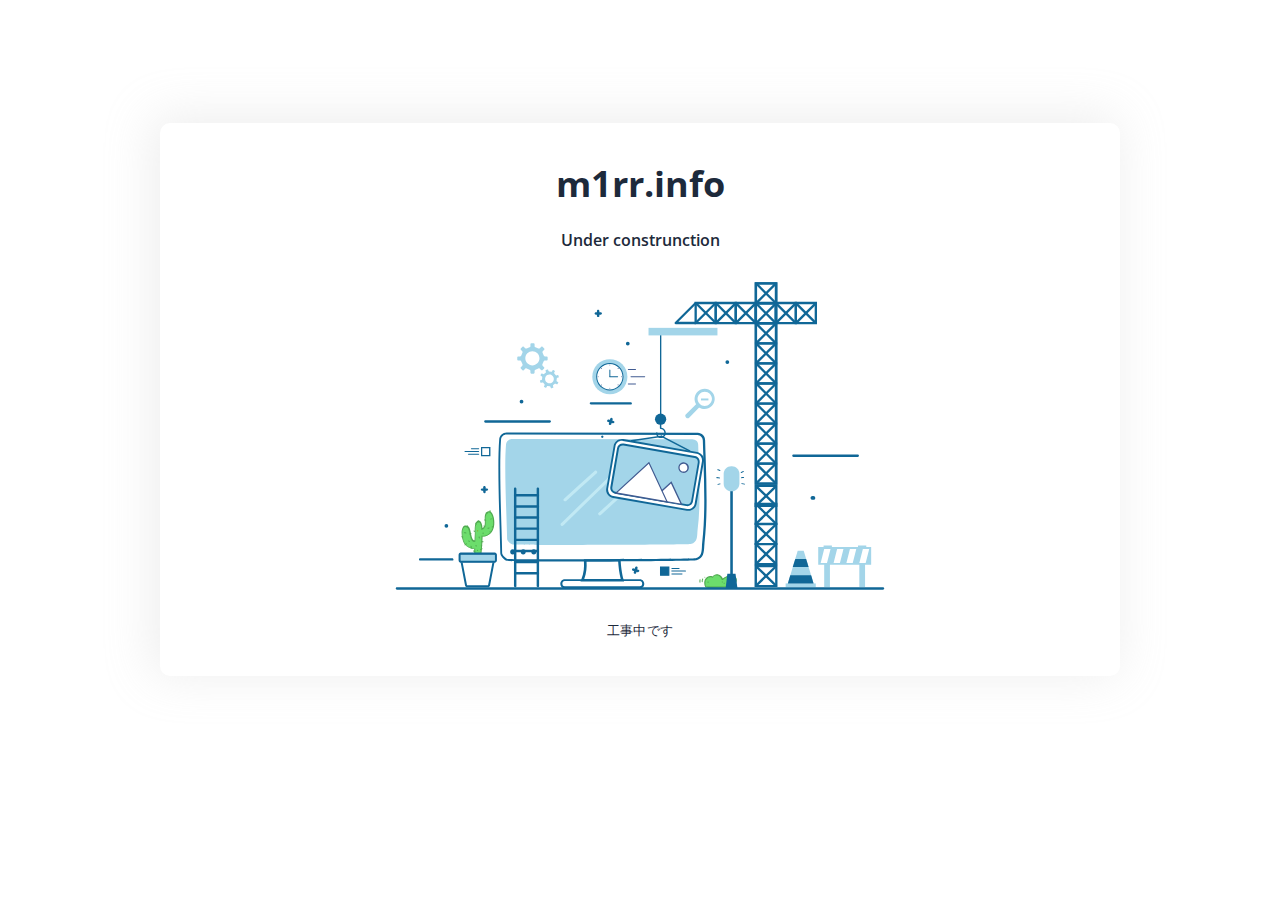
<file: public_html/index.html>
<!doctype html>
<html class="no-js" lang="">

<head>
    <meta charset="utf-8">
    <meta http-equiv="x-ua-compatible" content="ie=edge">
    <title>m1rr.info</title>
    <meta name="description" content="">
    <meta name="viewport" content="width=device-width, initial-scale=1">

    <link href="https://fonts.googleapis.com/css2?family=Open+Sans:wght@400;600;700&display=swap" rel="stylesheet">

    <link rel="shortcut icon" href="[data-uri]" />

    <style>
        * {
            box-sizing: border-box;
            margin: 0;
        }
        html {
            font-size: 10px;
            font-family: 'Open Sans', sans-serif;
            color: #1d2a3b;
        }
        .container {
            max-width: 960px;
            margin: 0 auto;
        }
        .container.card {
            margin-top: 12.3rem;
            background-color: #ffffff;
            border-radius: 10px;
            box-shadow: -5px -4px 47px 3px rgba(198, 198, 198, 0.3);
            text-align: center;
            padding: 3.6rem;
            /* padding-bottom: 3.6rem; */
        }
        .title-main {
            font-size: 3.6rem;
            font-weight: 700;
            margin-top: 0;
            margin-bottom: 2.1rem;
        }
        .main-image svg {
            max-width: 61rem;
            margin-bottom: 2rem;
        }

        .subheading{
            font-size: 1.6rem;
            font-weight: 600;
            margin-bottom: 3rem;
        }

        .card .text {
            font-size: 13px;
            letter-spacing: 0.26px;

        }
        footer {
            color: #b1b1b1;
            font-size: 12px;
            display: flex;
            justify-content: space-between;
            align-items: center;
            padding-top: 1.7rem;
        }
        footer .logo svg {
            width: 145px;
            padding-left: 11px;
        }
        footer .left-side {
            display: flex;
            align-items: center;
        }
        /* Medias */
        @media screen and (max-width: 1024px){
            .container {max-width: 90%;}
        @media screen and (max-width: 768px){
            html {font-size: 7px;}
            .container {
                max-width: 90%;}
            .container.card {margin-top: 6rem;}
            .card .text { font-size: 1.6rem;}
        }
        @media screen and (max-width: 480px){
            html {font-size: 5.7px;}
            .container {max-width: 95%;}
            .title-main {font-size: 6.6vw;}
            /* .container.card {margin-top: 2rem;} */
            .subheading{font-size: 13px;}
            .card .text { font-size: 12px;}
            footer {flex-direction: column;}
        }
        }
    </style>

</head>

<body>
    <section id="default-card" class="default-card">
        <div class="container card">
            <h1 class="title-main">m1rr.info</h1>
            <p class="subheading">Under construnction</p>
            <div class="main-image">
                <svg version="1.1" xmlns="http://www.w3.org/2000/svg" xmlns:xlink="http://www.w3.org/1999/xlink" x="0px"
                    y="0px" viewBox=" 0 90 500 260"  xml:space="preserve">
                    <style type="text/css">
                        .st0 {
                            fill: #FFFFFF;
                        }

                        .st1 {
                            fill: #6CDD6C;
                        }

                        .st2 {
                            fill: #50AA50;
                        }

                        .st3 {
                            fill: #106797;
                        }

                        .st4 {
                            fill-rule: evenodd;
                            clip-rule: evenodd;
                            fill: #A3D5E9;
                        }

                        .st5 {
                            fill-rule: evenodd;
                            clip-rule: evenodd;
                            fill: #106797;
                        }

                        .st6 {
                            fill: #A3D5E9;
                        }

                        .st7 {
                            fill: #405B91;
                        }

                        .st8 {
                            fill: #B6D0FB;
                        }

                        .st9 {
                            fill: #8AB436;
                        }

                        .st10 {
                            fill: #C1E9F4;
                        }

                        .st11 {
                            fill: #415B91;
                        }
                    </style>
                    <g id="BACKGROUND">
                        <rect class="st0" width="500" height="500" />
                    </g>
                    <g id="OBJECTS">
                        <g>
                            <g>
                                <g>
                                    <g>
                                        <path class="st1" d="M317.7,334.6c-0.5-1.6-1.8-3.1-3.5-3.6s-4,0.3-4.5,1.9c-1.6-1.2-4.1-0.3-5.4,1.2c-2.1,2.4-0.5,6.4-0.1,6.6
                                                        c0.4,0.3,1.4,0.2,1.4,0.2l15.7-0.1c0,0,2.9-0.2,4.2-0.7c2.7-1,4.5-5.1,2.8-7.2c-1.2-1.4-3.5-1.7-5.4-1.2
                                                        C320.9,332.4,319.1,333.4,317.7,334.6" />
                                    </g>
                                    <g>
                                        <path class="st2"
                                            d="M305.3,341.5c-0.4,0-1.1,0-1.5-0.3c-0.6-0.5-2.2-4.7,0-7.3c0.9-1.1,2.3-1.8,3.7-2c0.7-0.1,1.3,0,1.9,0.3
                                                        c0.3-0.5,0.9-1,1.5-1.3c1-0.5,2.3-0.6,3.4-0.3c1.6,0.5,2.9,1.6,3.6,3.2c1.5-1.1,3.2-2,4.8-2.4c1.9-0.5,4.5-0.3,5.9,1.4
                                                        c0.8,1,1,2.4,0.5,4c-0.6,1.8-2,3.4-3.5,4c-1.4,0.5-4.2,0.7-4.4,0.7l-15.7,0.1C305.4,341.5,305.4,341.5,305.3,341.5z
                                                         M307.9,332.8c-0.1,0-0.2,0-0.3,0c-1,0.1-2.2,0.7-3,1.6c-1.8,2.1-0.5,5.7-0.2,6c0.1,0,0.6,0.1,1,0.1l15.7-0.1
                                                        c0,0,2.8-0.2,4-0.6c1.2-0.4,2.4-1.8,2.9-3.3c0.4-1.3,0.3-2.4-0.3-3.2c-1.1-1.3-3.3-1.5-4.8-1c-1.6,0.5-3.4,1.4-5,2.7
                                                        c-0.1,0.1-0.3,0.1-0.5,0.1c-0.2,0-0.3-0.2-0.4-0.3c-0.6-1.6-1.7-2.9-3.2-3.3c-0.8-0.2-1.8-0.2-2.6,0.2
                                                        c-0.7,0.3-1.1,0.8-1.3,1.3c-0.1,0.1-0.2,0.3-0.3,0.3c-0.2,0-0.3,0-0.5-0.1C308.9,332.9,308.4,332.8,307.9,332.8z" />
                                    </g>
                                </g>
                                <g>
                                    <g>
                                        <g>
                                            <path class="st2" d="M301.1,334.1c-0.4,0.8-0.6,1.6-0.5,2.5c0.1,0.4,0.8,0.4,0.8,0c-0.1-0.8,0-1.5,0.4-2.2
                                                            C302,334,301.4,333.7,301.1,334.1L301.1,334.1z" />
                                        </g>
                                    </g>
                                </g>
                                <g>
                                    <g>
                                        <g>
                                            <path class="st2" d="M298.9,334.6c-0.2,0.8-0.3,1.6-0.1,2.4c0.1,0.4,0.9,0.3,0.8-0.2c-0.2-0.7-0.1-1.3,0.1-2
                                                            C299.8,334.4,299,334.2,298.9,334.6L298.9,334.6z" />
                                        </g>
                                    </g>
                                </g>
                                <g>
                                    <g>
                                        <g>
                                            <path class="st2"
                                                d="M303.2,333.2c0.5,0,0.5-0.7,0-0.7C302.7,332.5,302.7,333.2,303.2,333.2L303.2,333.2z" />
                                        </g>
                                    </g>
                                </g>
                                <g>
                                    <g>
                                        <g>
                                            <path class="st2" d="M305.4,336.6c0,0.2,0,0.4,0,0.6c0,0.5,0.8,0.5,0.8,0c0-0.2,0-0.4,0-0.6
                                                            C306.2,336.2,305.4,336.2,305.4,336.6L305.4,336.6z" />
                                        </g>
                                    </g>
                                </g>
                                <g>
                                    <g>
                                        <g>
                                            <path class="st2" d="M318.6,337.7c0,0.1,0,0.2,0,0.3c0,0.5,0.8,0.5,0.8,0c0-0.1,0-0.2,0-0.3
                                                            C319.4,337.2,318.6,337.2,318.6,337.7L318.6,337.7z" />
                                        </g>
                                    </g>
                                </g>
                                <g>
                                    <g>
                                        <g>
                                            <path class="st2" d="M317.1,336.9c0.1,0.1,0.1,0.1,0.2,0.2c0.4,0.3,0.9-0.2,0.5-0.5c-0.1-0.1-0.1-0.1-0.2-0.2
                                                            C317.3,336,316.8,336.5,317.1,336.9L317.1,336.9z" />
                                        </g>
                                    </g>
                                </g>
                            </g>
                            <g>
                                <path class="st3" d="M96.1,319.2H69.8c-0.6,0-1-0.5-1-1c0-0.6,0.5-1,1-1h26.3c0.6,0,1,0.5,1,1C97.2,318.8,96.7,319.2,96.1,319.2z
                                                " />
                            </g>
                            <g>
                                <g>
                                    <path class="st0" d="M328,227.9h-0.8c0-0.6-0.5-1.1-1.1-1.1s-1.1,0.5-1.1,1.1h-0.8c0-1,0.8-1.9,1.9-1.9
                                                    C327.1,226,328,226.9,328,227.9z" />
                                </g>
                            </g>
                            <g>
                                <g>
                                    <path class="st0" d="M330.6,184.1h-0.8c0-0.6-0.5-1.1-1.1-1.1c-0.6,0-1.1,0.5-1.1,1.1h-0.8c0-1,0.8-1.9,1.9-1.9
                                                    C329.8,182.2,330.6,183.1,330.6,184.1z" />
                                </g>
                            </g>
                            <g>
                                <g>
                                    <g>
                                        <path class="st3"
                                            d="M237,336.3h-35.8l0.6-1.4c2.3-5.6,2.6-10.3,2.2-15.8L204,318l30.2-0.1l0,1c0,3.5,1,11.5,2.4,16L237,336.3z
                                                         M204.3,334.2h29.9c-1.2-4.4-1.9-10.6-2.1-14.3l-25.9,0.1C206.5,324.9,206.2,329.2,204.3,334.2z" />
                                    </g>
                                </g>
                            </g>
                            <g>
                                <g>
                                    <g>
                                        <path class="st3" d="M191,319.9c-27.2,0-49.2-0.1-50.1-0.5c-2.3-0.8-5.4-4.1-5.4-6.3c-0.1-5-0.3-11.7-0.5-19.5
                                                        c-0.7-23.5-1.8-55.8-0.4-73.6c0.2-3.3,2.9-5.8,6.1-5.8c0,0,0.1,0,0.1,0l156.6,0.2c3.3,0.1,6,2.7,6,6.1
                                                        c0.1,5.2,0.3,10.5,0.5,15.9c0.7,22.6,1.5,46-1,68.1c-0.1,0.9-0.1,1.8-0.2,2.8c-0.2,4.6-0.5,10.4-6.4,11.6
                                                        C293.2,319.5,235.2,319.9,191,319.9z M140.6,215.9c-2.4,0-4.3,1.8-4.5,4.2c-1.3,17.8-0.3,49.9,0.4,73.4
                                                        c0.2,7.8,0.5,14.6,0.5,19.5c0,1.4,2.4,4.1,4.3,4.8c3.3,0.7,150.6,0.2,154.4-0.5c4.7-0.9,4.9-5.6,5.1-10c0-1,0.1-2,0.2-2.9
                                                        c2.5-22,1.7-45.3,1-67.8c-0.2-5.4-0.3-10.7-0.5-15.9c-0.1-2.5-2-4.4-4.4-4.5L140.6,215.9C140.6,215.9,140.6,215.9,140.6,215.9z
                                                        " />
                                    </g>
                                </g>
                            </g>
                            <g>
                                <g>
                                    <path class="st4"
                                        d="M292.9,219.8l-147.6-0.2c-2.7,0-4.9,1.8-5.1,4.2c-1.7,19.8,0.6,61,0.9,77.6c0,1.6,2.7,4,4.6,4.6
                                                    c2.2,0.7,142.5,0.2,145.9-0.4c6.2-1.1,5.1-7.4,5.6-11.4c2.9-22.8,1.1-47.6,0.5-69.9C297.8,221.8,295.6,219.9,292.9,219.8z" />
                                </g>
                            </g>
                            <g>
                                <g>
                                    <g>
                                        <path class="st3" d="M249.8,342h-61.4c-2.4,0-3.7-1.9-3.7-3.8c0-1.9,1.3-3.8,3.7-3.8h61.4c2.4,0,3.7,1.9,3.7,3.8
                                                        C253.6,340,252.3,342,249.8,342z M188.4,336c-1.6,0-2,1.3-2,2.1c0,0.8,0.4,2.1,2,2.1h61.4c1.6,0,2-1.3,2-2.1
                                                        c0-0.8-0.4-2.1-2-2.1H188.4z" />
                                    </g>
                                </g>
                            </g>
                            <g>
                                <g>
                                    <g>
                                        <g>
                                            <g>
                                                <path class="st5" d="M145.7,312C145.3,312,145.3,312,145.7,312" />
                                            </g>
                                        </g>
                                    </g>
                                    <g>
                                        <g>
                                            <g>
                                                <g>
                                                    <path class="st3"
                                                        d="M145.7,314.1c2.8,0,2.8-4.3,0-4.3C142.9,309.8,142.9,314.1,145.7,314.1L145.7,314.1z" />
                                                </g>
                                            </g>
                                        </g>
                                    </g>
                                </g>
                                <g>
                                    <g>
                                        <g>
                                            <g>
                                                <path class="st5" d="M154.3,312C154,312,154,312,154.3,312" />
                                            </g>
                                        </g>
                                    </g>
                                    <g>
                                        <g>
                                            <g>
                                                <g>
                                                    <path class="st3"
                                                        d="M154.3,314.1c2.8,0,2.8-4.3,0-4.3C151.6,309.8,151.6,314.1,154.3,314.1L154.3,314.1z" />
                                                </g>
                                            </g>
                                        </g>
                                    </g>
                                </g>
                                <g>
                                    <g>
                                        <g>
                                            <g>
                                                <path class="st5" d="M163,312C162.6,312,162.6,312,163,312" />
                                            </g>
                                        </g>
                                    </g>
                                    <g>
                                        <g>
                                            <g>
                                                <g>
                                                    <path class="st3"
                                                        d="M163,314.1c2.8,0,2.8-4.3,0-4.3C160.2,309.8,160.2,314.1,163,314.1L163,314.1z" />
                                                </g>
                                            </g>
                                        </g>
                                    </g>
                                </g>
                            </g>
                            <g>
                                <g>
                                    <g>
                                        <g>
                                            <path class="st5" d="M219.1,217.6C219,217.6,219,217.6,219.1,217.6" />
                                        </g>
                                    </g>
                                </g>
                                <g>
                                    <g>
                                        <g>
                                            <g>
                                                <path class="st3"
                                                    d="M219.1,218.6c1.3,0,1.3-2,0-2C217.8,216.6,217.8,218.6,219.1,218.6L219.1,218.6z" />
                                            </g>
                                        </g>
                                    </g>
                                </g>
                            </g>
                            <g>
                                <g>
                                    <polygon class="st6"
                                        points="392.3,337.9 371.2,337.9 379.3,311.2 384.2,311.2                                 " />
                                </g>
                                <g>
                                    <rect x="369.4" y="337.9" class="st6" width="24.7" height="3.1" />
                                </g>
                                <g>
                                    <polygon class="st3"
                                        points="373.2,331.2 371.2,337.9 392.3,337.9 390.3,331.2                                 " />
                                </g>
                                <g>
                                    <polygon class="st3"
                                        points="375.2,324.5 388.2,324.5 386.2,317.8 377.3,317.8                                 " />
                                </g>
                            </g>
                            <g id="XMLID_11_">
                                <g id="XMLID_493_">
                                    <path class="st6"
                                        d="M401,340.8h4.7v-18.2h24.1v18.2h4.7v-18.2h5v-14.5h-4v-1.3h-6.8v1.3h-21.4v-1.3h-6.8v1.3h-4.4v14.5h4.9
                                                    V340.8z M437.9,309.6L437.9,309.6l-2.9,11.5h-5.2l2.9-11.5H437.9z M424.4,321.1h-5.2l2.9-11.5h5.2L424.4,321.1z M413.9,321.1
                                                    h-5.2l2.9-11.5h5.2L413.9,321.1z M401,309.6h5.2l-2.9,11.5h-5.2L401,309.6z" />
                                </g>
                            </g>
                            <g>
                                <g>
                                    <g>
                                        <path class="st6" d="M170,163.1l1.4-1.4c0.3-0.3,0.3-0.7,0-1l-1.2-1.2c-0.3-0.3-0.4-0.8-0.2-1.2l1-2.4c0.1-0.4,0.5-0.7,0.9-0.7
                                                        h1.7c0.4,0,0.7-0.3,0.7-0.7v-2c0-0.4-0.3-0.7-0.7-0.7H172c-0.4,0-0.8-0.3-0.9-0.7l-1-2.4c-0.2-0.4-0.1-0.9,0.2-1.2l1.2-1.2
                                                        c0.3-0.3,0.3-0.7,0-1l-1.4-1.4c-0.3-0.3-0.7-0.3-1,0l-1.2,1.2c-0.3,0.3-0.8,0.4-1.2,0.2l-2.4-1c-0.4-0.1-0.7-0.5-0.7-0.9v-1.7
                                                        c0-0.4-0.3-0.7-0.7-0.7h-2c-0.4,0-0.7,0.3-0.7,0.7v1.7c0,0.4-0.3,0.8-0.7,0.9l-2.4,1c-0.4,0.2-0.9,0.1-1.2-0.2l-1.2-1.2
                                                        c-0.3-0.3-0.7-0.3-1,0l-1.4,1.4c-0.3,0.3-0.3,0.7,0,1l1.2,1.2c0.3,0.3,0.4,0.8,0.2,1.2l-1,2.4c-0.1,0.4-0.5,0.7-0.9,0.7h-1.7
                                                        c-0.4,0-0.7,0.3-0.7,0.7v2c0,0.4,0.3,0.7,0.7,0.7h1.7c0.4,0,0.8,0.3,0.9,0.7l1,2.4c0.2,0.4,0.1,0.9-0.2,1.2l-1.2,1.2
                                                        c-0.3,0.3-0.3,0.7,0,1l1.4,1.4c0.3,0.3,0.7,0.3,1,0l1.2-1.2c0.3-0.3,0.8-0.4,1.2-0.2l2.4,1c0.4,0.1,0.7,0.5,0.7,0.9v1.7
                                                        c0,0.4,0.3,0.7,0.7,0.7h2c0.4,0,0.7-0.3,0.7-0.7v-1.7c0-0.4,0.3-0.8,0.7-0.9l2.4-1c0.4-0.2,0.9-0.1,1.2,0.2l1.2,1.2
                                                        C169.3,163.3,169.8,163.3,170,163.1z M161.8,159.2c-3.2,0-5.8-2.6-5.8-5.8c0-3.2,2.6-5.8,5.8-5.8c3.2,0,5.8,2.6,5.8,5.8
                                                        C167.6,156.6,165,159.2,161.8,159.2z" />
                                    </g>
                                </g>
                                <g>
                                    <g>
                                        <path class="st6" d="M183.5,168.6l-0.4-1.2c-0.1-0.2-0.3-0.4-0.6-0.3l-1,0.3c-0.2,0.1-0.5,0-0.7-0.3l-1-1.3
                                                        c-0.2-0.2-0.2-0.5-0.1-0.7l0.5-0.9c0.1-0.2,0-0.5-0.2-0.6L179,163c-0.2-0.1-0.5,0-0.6,0.2l-0.5,0.9c-0.1,0.2-0.4,0.4-0.7,0.3
                                                        l-1.6-0.2c-0.2,0-0.5-0.2-0.6-0.4l-0.3-1c-0.1-0.2-0.3-0.4-0.6-0.3l-1.2,0.4c-0.2,0.1-0.4,0.3-0.3,0.6l0.3,1
                                                        c0.1,0.2,0,0.5-0.3,0.7l-1.3,1c-0.2,0.2-0.5,0.2-0.7,0.1l-0.9-0.5c-0.2-0.1-0.5,0-0.6,0.2l-0.6,1.1c-0.1,0.2,0,0.5,0.2,0.6
                                                        l0.9,0.5c0.2,0.1,0.4,0.4,0.3,0.7l-0.2,1.6c0,0.2-0.2,0.5-0.4,0.6l-1,0.3c-0.2,0.1-0.4,0.3-0.3,0.6l0.4,1.2
                                                        c0.1,0.2,0.3,0.4,0.6,0.3l1-0.3c0.2-0.1,0.5,0,0.7,0.2l1,1.3c0.2,0.2,0.2,0.5,0.1,0.7l-0.5,0.9c-0.1,0.2,0,0.5,0.2,0.6l1.1,0.6
                                                        c0.2,0.1,0.5,0,0.6-0.2l0.5-0.9c0.1-0.2,0.4-0.4,0.7-0.3l1.6,0.2c0.3,0,0.5,0.2,0.6,0.4l0.3,1c0.1,0.2,0.3,0.4,0.6,0.3l1.2-0.4
                                                        c0.2-0.1,0.4-0.3,0.3-0.6l-0.3-1c-0.1-0.2,0-0.5,0.2-0.7l1.3-1c0.2-0.2,0.5-0.2,0.7-0.1l0.9,0.5c0.2,0.1,0.5,0,0.6-0.2l0.6-1.1
                                                        c0.1-0.2,0-0.5-0.2-0.6l-0.9-0.5c-0.2-0.1-0.4-0.4-0.3-0.7l0.2-1.6c0-0.2,0.2-0.5,0.4-0.6l1-0.3
                                                        C183.4,169,183.6,168.8,183.5,168.6z M179,171.9c-0.9,1.8-3.1,2.4-4.9,1.5c-1.8-0.9-2.4-3.1-1.5-4.9c0.9-1.8,3.1-2.4,4.9-1.5
                                                        C179.3,168,179.9,170.2,179,171.9z" />
                                    </g>
                                </g>
                            </g>
                            <g>
                                <path class="st3" d="M242.4,191.3h-32.6c-0.6,0-1-0.5-1-1c0-0.6,0.5-1,1-1h32.6c0.6,0,1,0.5,1,1
                                                C243.4,190.9,243,191.3,242.4,191.3z" />
                            </g>
                            <g>
                                <path class="st3" d="M176,206.1h-52.7c-0.6,0-1-0.5-1-1c0-0.6,0.5-1,1-1H176c0.6,0,1,0.5,1,1C177.1,205.7,176.6,206.1,176,206.1z
                                                " />
                            </g>
                            <g>
                                <path class="st3" d="M428.5,234.2h-52.7c-0.6,0-1-0.5-1-1c0-0.6,0.5-1,1-1h52.7c0.6,0,1,0.5,1,1
                                                C429.5,233.7,429.1,234.2,428.5,234.2z" />
                            </g>
                            <g>
                                <path class="st3"
                                    d="M449.2,343H50.8c-0.6,0-1-0.5-1-1c0-0.6,0.5-1,1-1h398.4c0.6,0,1,0.5,1,1C450.2,342.5,449.8,343,449.2,343z" />
                            </g>
                            <g>
                                <g>
                                    <g>
                                        <path class="st6"
                                            d="M303.1,178.3c-2.2,0-4.3,0.9-5.9,2.4c-2.7,2.7-3.2,6.9-1.3,10.1l0.1,0.2l-8.5,8.5c0,0-0.4,0.4-0.4,1
                                                        c0,0.4,0.2,0.9,0.6,1.3c0.5,0.5,0.9,0.7,1.4,0.7c0.6,0,1-0.3,1-0.3l8.4-8.5l0.2,0.1c1.3,0.8,2.7,1.1,4.2,1.1
                                                        c2.2,0,4.3-0.9,5.9-2.4c3.3-3.3,3.3-8.6,0-11.8C307.4,179.2,305.3,178.3,303.1,178.3z M303.1,192.5c-3.2,0-5.9-2.6-5.9-5.9
                                                        c0-3.2,2.6-5.9,5.9-5.9l0,0c3.2,0,5.9,2.6,5.9,5.9C308.9,189.9,306.3,192.5,303.1,192.5z" />
                                    </g>
                                </g>
                                <g>
                                    <g>
                                        <path class="st6" d="M300,187.9h6.1v-1.6H300V187.9z" />
                                    </g>
                                </g>
                            </g>
                            <g>
                                <g>
                                    <path class="st3" d="M147.7,341.1c-0.6,0-1-0.5-1-1v-79.9c0-0.6,0.5-1,1-1c0.6,0,1,0.5,1,1V340
                                                    C148.8,340.6,148.3,341.1,147.7,341.1z" />
                                </g>
                                <g>
                                    <path class="st3" d="M166.3,341.1c-0.6,0-1-0.5-1-1v-79.9c0-0.6,0.5-1,1-1c0.6,0,1,0.5,1,1V340
                                                    C167.3,340.6,166.9,341.1,166.3,341.1z" />
                                </g>
                                <g>
                                    <path class="st3"
                                        d="M166.3,266.7h-18.6c-0.6,0-1-0.5-1-1s0.5-1,1-1h18.6c0.6,0,1,0.5,1,1S166.9,266.7,166.3,266.7z" />
                                </g>
                                <g>
                                    <path class="st3" d="M166.3,275.8h-18.6c-0.6,0-1-0.5-1-1c0-0.6,0.5-1,1-1h18.6c0.6,0,1,0.5,1,1
                                                    C167.3,275.3,166.9,275.8,166.3,275.8z" />
                                </g>
                                <g>
                                    <path class="st3" d="M166.3,284.9h-18.6c-0.6,0-1-0.5-1-1c0-0.6,0.5-1,1-1h18.6c0.6,0,1,0.5,1,1
                                                    C167.3,284.4,166.9,284.9,166.3,284.9z" />
                                </g>
                                <g>
                                    <path class="st3" d="M166.3,294h-18.6c-0.6,0-1-0.5-1-1c0-0.6,0.5-1,1-1h18.6c0.6,0,1,0.5,1,1C167.3,293.6,166.9,294,166.3,294z
                                                    " />
                                </g>
                                <g>
                                    <path class="st3" d="M166.3,303.2h-18.6c-0.6,0-1-0.5-1-1c0-0.6,0.5-1,1-1h18.6c0.6,0,1,0.5,1,1
                                                    C167.3,302.7,166.9,303.2,166.3,303.2z" />
                                </g>
                                <g>
                                    <path class="st3" d="M166.3,312.3h-18.6c-0.6,0-1-0.5-1-1c0-0.6,0.5-1,1-1h18.6c0.6,0,1,0.5,1,1
                                                    C167.3,311.8,166.9,312.3,166.3,312.3z" />
                                </g>
                                <g>
                                    <path class="st3" d="M166.3,321.4h-18.6c-0.6,0-1-0.5-1-1c0-0.6,0.5-1,1-1h18.6c0.6,0,1,0.5,1,1
                                                    C167.3,320.9,166.9,321.4,166.3,321.4z" />
                                </g>
                                <g>
                                    <path class="st3" d="M166.3,330.5h-18.6c-0.6,0-1-0.5-1-1c0-0.6,0.5-1,1-1h18.6c0.6,0,1,0.5,1,1
                                                    C167.3,330.1,166.9,330.5,166.3,330.5z" />
                                </g>
                            </g>
                            <g>
                                <g>
                                    <path class="st3"
                                        d="M122.5,264c-0.6,0-1-0.5-1-1v-4c0-0.6,0.5-1,1-1c0.6,0,1,0.5,1,1v4C123.5,263.6,123,264,122.5,264z" />
                                </g>
                                <g>
                                    <path class="st3"
                                        d="M124.5,262h-4c-0.6,0-1-0.5-1-1s0.5-1,1-1h4c0.6,0,1,0.5,1,1S125.1,262,124.5,262z" />
                                </g>
                            </g>
                            <g>
                                <g>
                                    <path class="st3" d="M215.7,119.6c-0.6,0-1-0.5-1-1v-4c0-0.6,0.5-1,1-1c0.6,0,1,0.5,1,1v4C216.8,119.1,216.3,119.6,215.7,119.6z
                                                    " />
                                </g>
                                <g>
                                    <path class="st3"
                                        d="M217.8,117.6h-4c-0.6,0-1-0.5-1-1s0.5-1,1-1h4c0.6,0,1,0.5,1,1S218.3,117.6,217.8,117.6z" />
                                </g>
                            </g>
                            <g>
                                <g>
                                    <path class="st3" d="M248.4,328.7c-0.1,0-0.2,0-0.3,0l-3.9-1.1c-0.6-0.2-0.9-0.7-0.7-1.3c0.2-0.6,0.7-0.9,1.3-0.7l3.9,1.1
                                                    c0.6,0.2,0.9,0.7,0.7,1.3C249.3,328.4,248.9,328.7,248.4,328.7z" />
                                </g>
                                <g>
                                    <path class="st3"
                                        d="M245.9,330c-0.1,0-0.2,0-0.3,0c-0.6-0.2-0.9-0.7-0.7-1.3l1.1-3.9c0.2-0.6,0.7-0.9,1.3-0.7
                                                    c0.6,0.2,0.9,0.7,0.7,1.3l-1.1,3.9C246.8,329.8,246.4,330,245.9,330z" />
                                </g>
                            </g>
                            <g>
                                <g>
                                    <path class="st3" d="M228,206.7c-0.1,0-0.2,0-0.3,0l-3.9-1.1c-0.6-0.2-0.9-0.7-0.7-1.3c0.2-0.6,0.7-0.9,1.3-0.7l3.9,1.1
                                                    c0.6,0.2,0.9,0.7,0.7,1.3C228.9,206.4,228.5,206.7,228,206.7z" />
                                </g>
                                <g>
                                    <path class="st3"
                                        d="M225.5,208.1c-0.1,0-0.2,0-0.3,0c-0.6-0.2-0.9-0.7-0.7-1.3l1.1-3.9c0.2-0.6,0.7-0.9,1.3-0.7
                                                    c0.6,0.2,0.9,0.7,0.7,1.3l-1.1,3.9C226.4,207.8,226,208.1,225.5,208.1z" />
                                </g>
                            </g>
                            <g>
                                <g>
                                    <g>
                                        <circle class="st6" cx="225.3" cy="168.5" r="14.4" />
                                    </g>
                                </g>
                                <g>
                                    <g>
                                        <g>
                                            <circle class="st0" cx="225.3" cy="168.5" r="10.8" />
                                        </g>
                                    </g>
                                    <g>
                                        <g>
                                            <g>
                                                <path class="st3"
                                                    d="M225.3,179.7c-6.2,0-11.2-5-11.2-11.2s5-11.2,11.2-11.2s11.2,5,11.2,11.2S231.5,179.7,225.3,179.7z
                                                                 M225.3,158.1c-5.7,0-10.4,4.7-10.4,10.4s4.7,10.4,10.4,10.4c5.7,0,10.4-4.7,10.4-10.4S231,158.1,225.3,158.1z" />
                                            </g>
                                        </g>
                                    </g>
                                </g>
                                <g>
                                    <g>
                                        <g>
                                            <path class="st3" d="M225.3,168.9c-0.2,0-0.4-0.2-0.4-0.4V163c0-0.2,0.2-0.4,0.4-0.4c0.2,0,0.4,0.2,0.4,0.4v5.5
                                                            C225.7,168.7,225.5,168.9,225.3,168.9z" />
                                        </g>
                                    </g>
                                    <g>
                                        <g>
                                            <path class="st3" d="M231.7,168.9h-6.4c-0.2,0-0.4-0.2-0.4-0.4c0-0.2,0.2-0.4,0.4-0.4h6.4c0.2,0,0.4,0.2,0.4,0.4
                                                            C232.2,168.7,232,168.9,231.7,168.9z" />
                                        </g>
                                    </g>
                                </g>
                                <g>
                                    <g>
                                        <g>
                                            <circle class="st7" cx="225.3" cy="158.9" r="0.4" />
                                        </g>
                                    </g>
                                    <g>
                                        <g>
                                            <ellipse transform="matrix(0.7071 -0.7071 0.7071 0.7071 -46.3674 211.4673)"
                                                class="st7" cx="232.1" cy="161.7" rx="0.4" ry="0.4" />
                                        </g>
                                    </g>
                                    <g>
                                        <g>
                                            <circle class="st7" cx="234.9" cy="168.5" r="0.4" />
                                        </g>
                                    </g>
                                    <g>
                                        <g>
                                            <ellipse transform="matrix(0.7072 -0.707 0.707 0.7072 -55.9446 215.4091)"
                                                class="st7" cx="232.1" cy="175.2" rx="0.4" ry="0.4" />
                                        </g>
                                    </g>
                                    <g>
                                        <g>
                                            <circle class="st7" cx="225.3" cy="178" r="0.4" />
                                        </g>
                                    </g>
                                    <g>
                                        <g>
                                            <ellipse transform="matrix(0.707 -0.7072 0.7072 0.707 -59.9044 205.8822)"
                                                class="st7" cx="218.5" cy="175.2" rx="0.4" ry="0.4" />
                                        </g>
                                    </g>
                                    <g>
                                        <g>
                                            <circle class="st7" cx="215.7" cy="168.5" r="0.4" />
                                        </g>
                                    </g>
                                    <g>
                                        <g>
                                            <ellipse transform="matrix(0.7071 -0.7071 0.7071 0.7071 -50.333 201.8934)"
                                                class="st7" cx="218.5" cy="161.7" rx="0.4" ry="0.4" />
                                        </g>
                                    </g>
                                </g>
                                <g>
                                    <g>
                                        <g>
                                            <path class="st7" d="M246.4,163h-6c-0.2,0-0.4-0.2-0.4-0.4c0-0.2,0.2-0.4,0.4-0.4h6c0.2,0,0.4,0.2,0.4,0.4
                                                            C246.8,162.8,246.6,163,246.4,163z" />
                                        </g>
                                    </g>
                                    <g>
                                        <g>
                                            <path class="st7" d="M246.4,174.8h-6c-0.2,0-0.4-0.2-0.4-0.4c0-0.2,0.2-0.4,0.4-0.4h6c0.2,0,0.4,0.2,0.4,0.4
                                                            C246.8,174.6,246.6,174.8,246.4,174.8z" />
                                        </g>
                                    </g>
                                    <g>
                                        <g>
                                            <path class="st7" d="M253.9,168.9h-11.3c-0.2,0-0.4-0.2-0.4-0.4c0-0.2,0.2-0.4,0.4-0.4h11.3c0.2,0,0.4,0.2,0.4,0.4
                                                            C254.3,168.7,254.1,168.9,253.9,168.9z" />
                                        </g>
                                    </g>
                                </g>
                            </g>
                            <g>
                                <g>
                                    <rect x="266.9" y="324.5" class="st3" width="6.7" height="6.7" />
                                    <path class="st3"
                                        d="M274.1,331.7h-7.7V324h7.7V331.7z M267.5,330.7h5.6V325h-5.6V330.7z" />
                                </g>
                                <g>
                                    <g>
                                        <g>
                                            <path class="st3"
                                                d="M282.1,326h-6c-0.2,0-0.4-0.2-0.4-0.4s0.2-0.4,0.4-0.4h6c0.2,0,0.4,0.2,0.4,0.4S282.3,326,282.1,326z" />
                                        </g>
                                    </g>
                                    <g>
                                        <g>
                                            <path class="st3" d="M284.4,330.6h-8.2c-0.3,0-0.6-0.2-0.6-0.4c0-0.2,0.3-0.4,0.6-0.4h8.2c0.3,0,0.6,0.2,0.6,0.4
                                                            C284.9,330.4,284.7,330.6,284.4,330.6z" />
                                        </g>
                                    </g>
                                    <g>
                                        <g>
                                            <path class="st3" d="M287.3,328.1H276c-0.2,0-0.4-0.2-0.4-0.4c0-0.2,0.2-0.4,0.4-0.4h11.3c0.2,0,0.4,0.2,0.4,0.4
                                                            C287.7,328,287.6,328.1,287.3,328.1z" />
                                        </g>
                                    </g>
                                </g>
                            </g>
                            <g>
                                <g>
                                    <rect x="120.2" y="226.5"
                                        transform="matrix(-1 -1.224647e-16 1.224647e-16 -1 247.1112 459.6004)"
                                        class="st0" width="6.7" height="6.7" />
                                    <path class="st3"
                                        d="M127.4,233.7h-7.7v-7.7h7.7V233.7z M120.7,232.6h5.6V227h-5.6V232.6z" />
                                </g>
                                <g>
                                    <g>
                                        <g>
                                            <path class="st3" d="M111.8,227.9h6c0.2,0,0.4-0.2,0.4-0.4c0-0.2-0.2-0.4-0.4-0.4h-6c-0.2,0-0.4,0.2-0.4,0.4
                                                            C111.3,227.7,111.5,227.9,111.8,227.9z" />
                                        </g>
                                    </g>
                                    <g>
                                        <g>
                                            <path class="st3" d="M109.5,232.5h8.2c0.3,0,0.6-0.2,0.6-0.4s-0.3-0.4-0.6-0.4h-8.2c-0.3,0-0.6,0.2-0.6,0.4
                                                            S109.2,232.5,109.5,232.5z" />
                                        </g>
                                    </g>
                                    <g>
                                        <g>
                                            <path class="st3" d="M106.5,230.1h11.3c0.2,0,0.4-0.2,0.4-0.4c0-0.2-0.2-0.4-0.4-0.4h-11.3c-0.2,0-0.4,0.2-0.4,0.4
                                                            C106.1,229.9,106.3,230.1,106.5,230.1z" />
                                        </g>
                                    </g>
                                </g>
                            </g>
                            <g>
                                <g>
                                    <rect x="324" y="251.6" class="st3" width="2.1" height="89.2" />
                                </g>
                                <g>
                                    <path class="st6" d="M325.3,262.4h-0.5c-3.4,0-6.2-2.8-6.2-6.2V248c0-3.4,2.8-6.2,6.2-6.2h0.5c3.4,0,6.2,2.8,6.2,6.2v8.2
                                                    C331.4,259.6,328.7,262.4,325.3,262.4z" />
                                </g>
                                <g>
                                    <g>
                                        <path class="st3" d="M333.4,256.4c0.7,0.1,1.5,0.2,2.2,0.4c0.5,0.1,0.7-0.7,0.2-0.7c-0.7-0.1-1.5-0.2-2.2-0.4
                                                        C333.1,255.6,332.9,256.3,333.4,256.4L333.4,256.4z" />
                                    </g>
                                </g>
                                <g>
                                    <g>
                                        <path class="st3" d="M333.3,251.6c0.6-0.1,1.1-0.1,1.7-0.1c0.5,0,0.5-0.7,0-0.8c-0.6-0.1-1.3,0-1.9,0.1
                                                        C332.6,251,332.8,251.7,333.3,251.6L333.3,251.6z" />
                                    </g>
                                </g>
                                <g>
                                    <g>
                                        <path class="st3" d="M333.1,247.3c0.6-0.2,1.1-0.4,1.7-0.7c0.5-0.2,0.3-0.9-0.2-0.8c-0.6,0.2-1.1,0.4-1.7,0.7
                                                        C332.4,246.7,332.6,247.5,333.1,247.3L333.1,247.3z" />
                                    </g>
                                </g>
                                <g>
                                    <g>
                                        <path class="st3" d="M314,257.1c0.6-0.1,1.1-0.2,1.7-0.4c0.5-0.2,0.3-0.9-0.2-0.8c-0.5,0.2-1.1,0.3-1.7,0.4
                                                        C313.3,256.4,313.5,257.2,314,257.1L314,257.1z" />
                                    </g>
                                </g>
                                <g>
                                    <g>
                                        <path class="st3" d="M313,251.6c0.7,0,1.4,0.1,2.1,0.3c0.5,0.1,0.7-0.6,0.2-0.8c-0.8-0.2-1.5-0.3-2.3-0.4
                                                        C312.5,250.8,312.5,251.6,313,251.6L313,251.6z" />
                                    </g>
                                </g>
                                <g>
                                    <g>
                                        <path class="st3" d="M313.7,245.2c0.6,0.2,1.1,0.4,1.7,0.5c0.5,0.2,0.7-0.6,0.2-0.8c-0.6-0.2-1.1-0.4-1.7-0.5
                                                        C313.4,244.3,313.2,245,313.7,245.2L313.7,245.2z" />
                                    </g>
                                </g>
                                <g>
                                    <polygon class="st3" points="320.2,342 321.6,330 328.3,330 329.9,341.8                              " />
                                </g>
                            </g>
                            <g>
                                <g>
                                    <g>
                                        <g>
                                            <path class="st1"
                                                d="M129.9,284.9c-0.3-1.9-1.6-6.8-4.6-5.2c-4.8,2.5,1,12-4.8,13.7c-0.3-3.8-1.1-6.4-2.8-6.2
                                                            c-3.5,0.3-2.6,8.5-2.7,10.4c-0.1,1.8-0.1,3.7-0.2,5.6c-4.2,0.7-3.3-10.1-5.9-11.6c-3.9-2.3-4.8,2.9-4.7,5.3
                                                            c0.2,4.1,1.3,9,5.1,11.1c1.3,0.7,3.5,1.5,5.2,1.4c0,3.3,0.1,6.5,0.7,9.6c0,0,0.1,0,0.1,0c0,0,0,0,0,0l2.3,0.1c0,0,0,0,0,0
                                                            c0,1,1.6,1,1.6,0c0-2,1.2-11.6,1.4-19.8c1.9,0.3,4.2-0.6,5.5-1.6C130.1,294.8,130.6,289.4,129.9,284.9z" />
                                        </g>
                                        <g>
                                            <path class="st2" d="M118.4,320.3c-0.2,0-0.5-0.1-0.7-0.2c-0.2-0.2-0.4-0.4-0.5-0.7l-1.7-0.1l-0.6,0l-0.1-0.4
                                                            c-0.5-2.6-0.7-5.6-0.7-9.2c-1.9,0-4-0.9-5-1.5c-4.1-2.3-5.2-7.5-5.3-11.5c-0.1-1.6,0.3-4.9,2.1-6c0.9-0.5,2-0.4,3.3,0.3
                                                            c1.2,0.7,1.7,2.9,2.2,5.5c0.7,3.5,1.4,6,3,6l0-0.9c0.1-1.5,0.1-2.9,0.2-4.4c0-0.3,0-0.7,0-1.2c-0.1-3.2-0.3-9.3,3.1-9.6
                                                            c0.5-0.1,1,0.1,1.4,0.5c0.9,0.8,1.6,2.6,1.8,5.6c2.1-1,2-3.4,1.9-6.3c-0.1-2.9-0.3-5.9,2.3-7.2c0.8-0.4,1.6-0.5,2.3-0.1
                                                            c2.1,1.1,2.8,5.2,2.9,5.7l0,0c0.6,3.5,0.8,9.8-3.9,13.2c-1.3,1-3.5,1.8-5.4,1.7c-0.1,5.4-0.7,11.2-1,15.2
                                                            c-0.2,2-0.3,3.5-0.3,4.2c0,0.5-0.2,0.8-0.6,1C118.9,320.2,118.7,320.3,118.4,320.3z M115.6,318.5l2.5,0.1l0,0.4
                                                            c0,0.2,0.1,0.3,0.1,0.3c0.1,0.1,0.3,0.1,0.4,0c0.1-0.1,0.2-0.1,0.2-0.3c0-0.7,0.1-2.2,0.3-4.2c0.4-4,0.9-10.2,1-15.6l0-0.5
                                                            l0.5,0.1c1.7,0.3,4-0.6,5.2-1.5c4.3-3.2,4.1-9.1,3.5-12.3l0,0c-0.2-1.4-1-4.3-2.4-5c-0.5-0.2-1-0.2-1.5,0.1
                                                            c-2,1.1-1.9,3.6-1.8,6.4c0.1,3,0.3,6.4-3.1,7.4l-0.5,0.2l0-0.5c-0.3-3.8-1-5.1-1.6-5.6c-0.2-0.2-0.5-0.3-0.8-0.3
                                                            c-2.6,0.2-2.4,5.9-2.3,8.7c0,0.6,0,1,0,1.3c0,1.4-0.1,2.9-0.2,4.4l-0.1,1.6l-0.3,0.1c-2.8,0.5-3.6-3.3-4.4-6.7
                                                            c-0.5-2.2-0.9-4.4-1.8-4.9c-1-0.6-1.8-0.7-2.4-0.3c-1.3,0.8-1.7,3.6-1.6,5.2c0.2,3.7,1.2,8.7,4.9,10.8c1.3,0.7,3.4,1.4,5,1.3
                                                            l0.5,0l0,0.5C115,313,115.2,315.9,115.6,318.5z" />
                                        </g>
                                    </g>
                                    <g>
                                        <g>
                                            <g>
                                                <path class="st3"
                                                    d="M125.3,341h-16.9c-0.9,0-1.6-0.6-1.8-1.5l-3.8-19.7l1.6-0.3l3.8,19.7c0,0.2,0.2,0.2,0.2,0.2h16.9
                                                                c0,0,0.2,0,0.2-0.2l3.8-19.7l1.6,0.3l-3.8,19.7C126.9,340.4,126.2,341,125.3,341z" />
                                            </g>
                                        </g>
                                    </g>
                                    <g>
                                        <g>
                                            <g>
                                                <path class="st6" d="M103,313.5h28c0.5,0,0.9,0.5,0.9,1.2v4.3c0,0.6-0.4,1.2-0.9,1.2h-28c-0.5,0-0.9-0.5-0.9-1.2v-4.3
                                                                C102.1,314,102.5,313.5,103,313.5z" />
                                            </g>
                                            <g>
                                                <path class="st7" d="M131,320.5h-28c-0.7,0-1.3-0.7-1.3-1.6v-4.3c0-0.9,0.6-1.6,1.3-1.6h28c0.7,0,1.3,0.7,1.3,1.6v4.3
                                                                C132.3,319.8,131.7,320.5,131,320.5z M103,313.9c-0.2,0-0.4,0.3-0.4,0.7v4.3c0,0.4,0.2,0.7,0.4,0.7h28c0.2,0,0.4-0.3,0.4-0.7
                                                                v-4.3c0-0.4-0.2-0.7-0.4-0.7H103z" />
                                            </g>
                                        </g>
                                        <g>
                                            <g>
                                                <path class="st8" d="M131,320.5h-28c-0.7,0-1.2-0.7-1.2-1.5v-4.3c0-0.9,0.6-1.5,1.2-1.5h28c0.7,0,1.2,0.7,1.2,1.5v4.3
                                                                C132.2,319.8,131.7,320.5,131,320.5z M103,313.8c-0.2,0-0.5,0.3-0.5,0.8v4.3c0,0.5,0.3,0.8,0.5,0.8h28c0.2,0,0.5-0.3,0.5-0.8
                                                                v-4.3c0-0.5-0.3-0.8-0.5-0.8H103z" />
                                            </g>
                                            <g>
                                                <path class="st3" d="M131,320.9h-28c-0.9,0-1.7-0.9-1.7-2v-4.3c0-1.1,0.8-2,1.7-2h28c0.9,0,1.7,0.9,1.7,2v4.3
                                                                C132.7,320,131.9,320.9,131,320.9z M103,314.3c0,0-0.1,0.2-0.1,0.4v4.3c0,0.2,0.1,0.4,0.1,0.4l28,0c0,0,0.1-0.1,0.1-0.4v-4.3
                                                                c0-0.2-0.1-0.4-0.1-0.4L103,314.3z" />
                                            </g>
                                        </g>
                                    </g>
                                </g>
                                <g>
                                    <g>
                                        <path class="st2" d="M106,296.7c0.5,0.1,0.9,0.1,1.4,0.2c0.5,0.1,0.5-0.7,0-0.8c-0.5-0.1-0.9-0.1-1.4-0.2
                                                        C105.5,295.9,105.5,296.7,106,296.7L106,296.7z" />
                                    </g>
                                </g>
                                <g>
                                    <g>
                                        <path class="st2" d="M108,290.6c0,0.2,0,0.5,0,0.7c0,0.5,0.8,0.5,0.8,0c0-0.2,0-0.5,0-0.7C108.8,290.1,108,290.1,108,290.6
                                                        L108,290.6z" />
                                    </g>
                                </g>
                                <g>
                                    <g>
                                        <path class="st2" d="M110.7,297.8c0.3-0.2,0.7-0.4,1-0.6c0.4-0.2,0-0.9-0.4-0.7c-0.3,0.2-0.7,0.4-1,0.6
                                                        C109.9,297.3,110.3,298,110.7,297.8L110.7,297.8z" />
                                    </g>
                                </g>
                                <g>
                                    <g>
                                        <path class="st2" d="M106.7,306.7c0.4-0.3,0.8-0.6,1.2-0.9c0.4-0.3,0-1-0.4-0.7c-0.4,0.3-0.8,0.6-1.2,0.9
                                                        C105.9,306.3,106.3,307,106.7,306.7L106.7,306.7z" />
                                    </g>
                                </g>
                                <g>
                                    <g>
                                        <path class="st2" d="M103.8,300c0.3,0.1,0.6,0.2,0.9,0.3c0.5,0.2,0.7-0.6,0.2-0.8c-0.3-0.1-0.6-0.2-0.9-0.3
                                                        C103.6,299.1,103.4,299.8,103.8,300L103.8,300z" />
                                    </g>
                                </g>
                                <g>
                                    <g>
                                        <path class="st2" d="M109.5,303.6c0.2,0,0.3,0.1,0.4,0.2c0.3,0.4,0.9-0.2,0.6-0.5c-0.2-0.3-0.6-0.4-1-0.5
                                                        C109,302.8,109,303.6,109.5,303.6L109.5,303.6z" />
                                    </g>
                                </g>
                                <g>
                                    <g>
                                        <path class="st2" d="M111.2,307.3c-0.1,0.5,0,1,0.2,1.5c0.2,0.5,0.9,0.1,0.7-0.4c-0.1-0.3-0.2-0.6-0.1-0.9
                                                        C112,307,111.3,306.8,111.2,307.3L111.2,307.3z" />
                                    </g>
                                </g>
                                <g>
                                    <g>
                                        <path class="st2" d="M115.2,307.4c0.2,0.1,0.5,0.1,0.7,0.2c0.5,0.1,0.7-0.6,0.2-0.8c-0.2-0.1-0.5-0.1-0.7-0.2
                                                        C115,306.6,114.8,307.3,115.2,307.4L115.2,307.4z" />
                                    </g>
                                </g>
                                <g>
                                    <g>
                                        <path class="st2" d="M117.7,299.8c0,0.4,0.1,0.8,0.5,1.1c0.4,0.3,0.9-0.2,0.6-0.5c-0.2-0.2-0.3-0.3-0.2-0.6
                                                        C118.6,299.3,117.8,299.3,117.7,299.8L117.7,299.8z" />
                                    </g>
                                </g>
                                <g>
                                    <g>
                                        <path class="st9" d="M116.7,294.2c-0.2,0.3-0.3,0.6-0.2,1c0.1,0.5,0.8,0.3,0.8-0.2c0-0.2,0-0.3,0.1-0.4
                                                        C117.7,294.2,117,293.8,116.7,294.2L116.7,294.2z" />
                                    </g>
                                </g>
                                <g>
                                    <g>
                                        <path class="st2" d="M121,296.5c0,0.2,0,0.5,0,0.7c0,0.5,0.8,0.5,0.8,0c0-0.2,0-0.5,0-0.7C121.8,296,121,296,121,296.5
                                                        L121,296.5z" />
                                    </g>
                                </g>
                                <g>
                                    <g>
                                        <path class="st2" d="M113.8,295.3c0.2,0.1,0.3,0.2,0.5,0.3c0.4,0.3,0.8-0.4,0.4-0.7c-0.2-0.1-0.3-0.2-0.5-0.3
                                                        C113.7,294.3,113.4,295,113.8,295.3L113.8,295.3z" />
                                    </g>
                                </g>
                                <g>
                                    <g>
                                        <path class="st2" d="M115.1,288.8c0.2,0.2,0.2,0.4,0.2,0.6c0,0.5,0.8,0.5,0.8,0c0-0.4-0.2-0.8-0.5-1.1
                                                        C115.3,287.9,114.8,288.5,115.1,288.8L115.1,288.8z" />
                                    </g>
                                </g>
                                <g>
                                    <g>
                                        <path class="st2"
                                            d="M117,286.5c0,0.3,0,0.7,0,1c0,0.5,0.8,0.5,0.8,0c0-0.3,0-0.7,0-1C117.8,286,117,286,117,286.5L117,286.5z" />
                                    </g>
                                </g>
                                <g>
                                    <g>
                                        <path class="st2" d="M121.8,291.1c0.1,0.1,0.2,0.2,0.3,0.4c0.3,0.4,0.9-0.2,0.5-0.6c-0.1-0.1-0.2-0.2-0.3-0.4
                                                        C122.1,290.1,121.5,290.7,121.8,291.1L121.8,291.1z" />
                                    </g>
                                </g>
                                <g>
                                    <g>
                                        <path class="st2" d="M122.6,286.4c0.3,0,0.7,0,1,0.1c0.5,0,0.5-0.7,0-0.8c-0.3,0-0.7,0-1-0.1
                                                        C122.1,285.6,122.1,286.4,122.6,286.4L122.6,286.4z" />
                                    </g>
                                </g>
                                <g>
                                    <g>
                                        <path class="st2" d="M123.7,280.2c0.2,0.2,0.5,0.5,0.7,0.7c0.4,0.4,0.9-0.2,0.5-0.5c-0.2-0.2-0.5-0.5-0.7-0.7
                                                        C123.9,279.3,123.4,279.8,123.7,280.2L123.7,280.2z" />
                                    </g>
                                </g>
                                <g>
                                    <g>
                                        <path class="st2" d="M126.7,278.2c0,0.4,0,0.8,0,1.2c0,0.5,0.8,0.5,0.8,0c0-0.4,0-0.8,0-1.2
                                                        C127.5,277.7,126.7,277.7,126.7,278.2L126.7,278.2z" />
                                    </g>
                                </g>
                                <g>
                                    <g>
                                        <path class="st2" d="M128.1,285.5c0.1-0.2,0.2-0.3,0.3-0.5c0.3-0.4-0.4-0.8-0.7-0.4c-0.1,0.2-0.2,0.3-0.3,0.5
                                                        C127.2,285.5,127.9,285.9,128.1,285.5L128.1,285.5z" />
                                    </g>
                                </g>
                                <g>
                                    <g>
                                        <path class="st2" d="M125.5,293.1c0.3-0.1,0.6-0.2,0.9-0.3c0.5-0.2,0.3-0.9-0.2-0.8c-0.3,0.1-0.6,0.2-0.9,0.3
                                                        C124.8,292.5,125,293.3,125.5,293.1L125.5,293.1z" />
                                    </g>
                                </g>
                                <g>
                                    <g>
                                        <path class="st2" d="M128.9,292c0.3-0.1,0.6-0.1,0.9-0.2c0.5-0.1,0.3-0.9-0.2-0.8c-0.3,0.1-0.6,0.1-0.9,0.2
                                                        C128.2,291.4,128.4,292.1,128.9,292L128.9,292z" />
                                    </g>
                                </g>
                                <g>
                                    <g>
                                        <path class="st2" d="M126.7,295.6c0,0.1,0,0.1,0,0.2c0,0.5,0.8,0.5,0.8,0c0-0.1,0-0.1,0-0.2
                                                        C127.5,295.1,126.7,295.1,126.7,295.6L126.7,295.6z" />
                                    </g>
                                </g>
                                <g>
                                    <g>
                                        <path class="st2" d="M120,307.6c0.2-0.1,0.3-0.2,0.5-0.3c0.4-0.3,0-1-0.4-0.7c-0.2,0.1-0.3,0.2-0.5,0.3
                                                        C119.2,307.2,119.6,307.8,120,307.6L120,307.6z" />
                                    </g>
                                </g>
                                <g>
                                    <g>
                                        <path class="st2" d="M119.6,310.4c0.3-0.3,0.6-0.5,1.1-0.6c0.5-0.1,0.3-0.9-0.2-0.8c-0.5,0.1-1,0.4-1.4,0.8
                                                        C118.7,310.2,119.2,310.8,119.6,310.4L119.6,310.4z" />
                                    </g>
                                </g>
                                <g>
                                    <g>
                                        <path class="st2" d="M116.4,310.9c0.1,0.1,0.1,0.2,0.2,0.3c0.2,0.4,0.9,0.1,0.7-0.4c-0.1-0.1-0.1-0.2-0.2-0.3
                                                        C116.8,310,116.2,310.4,116.4,310.9L116.4,310.9z" />
                                    </g>
                                </g>
                                <g>
                                    <g>
                                        <path class="st2" d="M113.4,311.7c0.4,0.2,0.9,0.3,1.3,0.2c0.5-0.1,0.3-0.8-0.2-0.8c-0.3,0.1-0.5,0-0.7-0.1
                                                        C113.4,310.8,113,311.5,113.4,311.7L113.4,311.7z" />
                                    </g>
                                </g>
                                <g>
                                    <g>
                                        <path class="st2" d="M119.8,304.3c0.5-0.1,1-0.1,1.6-0.2c0.5-0.1,0.5-0.8,0-0.8c-0.5,0.1-1,0.1-1.6,0.2
                                                        C119.4,303.6,119.4,304.4,119.8,304.3L119.8,304.3z" />
                                    </g>
                                </g>
                            </g>
                            <g>
                                <g>
                                    <g>
                                        <path class="st10" d="M189.5,270.3c8.4-7.6,16.7-15.1,25.1-22.7c1.2-1.1-0.6-3-1.8-1.8c-8.4,7.6-16.7,15.1-25.1,22.7
                                                        C186.4,269.5,188.3,271.4,189.5,270.3L189.5,270.3z" />
                                    </g>
                                </g>
                                <g>
                                    <g>
                                        <path class="st10" d="M217.9,281.8c8.4-7.6,16.7-15.1,25.1-22.7c1.2-1.1-0.6-3-1.8-1.8c-8.4,7.6-16.7,15.1-25.1,22.7
                                                        C214.8,281.1,216.7,283,217.9,281.8L217.9,281.8z" />
                                    </g>
                                </g>
                                <g>
                                    <g>
                                        <path class="st10" d="M187.1,290.4c17.5-17.1,35.1-34.2,52.6-51.3c1.2-1.2-0.6-3-1.8-1.8c-17.5,17.1-35.1,34.2-52.6,51.3
                                                        C184,289.8,185.9,291.6,187.1,290.4L187.1,290.4z" />
                                    </g>
                                </g>
                            </g>
                            <g>
                                <g>
                                    <g>
                                        <g>
                                            <g>
                                                <rect x="266.4" y="130.8" class="st3" width="1.1" height="72.4" />
                                            </g>
                                        </g>
                                        <g>
                                            <g>
                                                <circle class="st3" cx="266.9" cy="203.3" r="4.6" />
                                            </g>
                                        </g>
                                        <g>
                                            <g>
                                                <path class="st3" d="M267,218.7c-0.1,0-1.6,0-2.7-1.1c-0.7-0.7-1.1-1.7-1.1-3c0-0.3,0.3-0.6,0.6-0.6c0.3,0,0.6,0.3,0.6,0.6
                                                                c0,0.9,0.3,1.7,0.7,2.2c0.7,0.7,1.8,0.8,1.8,0.8c1.7,0,3.1-1.4,3.1-3.1c0-1.7-1.4-3.1-3.1-3.1c-0.3,0-0.6-0.3-0.6-0.6v-3.4
                                                                c0-0.3,0.3-0.6,0.6-0.6c0.3,0,0.6,0.3,0.6,0.6v2.8c2.1,0.3,3.7,2.1,3.7,4.3C271.3,216.7,269.4,218.7,267,218.7
                                                                C267,218.7,267,218.7,267,218.7z" />
                                            </g>
                                        </g>
                                    </g>
                                    <g>
                                        <g>
                                            <g>
                                                <path class="st3"
                                                    d="M242.9,221.5c-0.2,0-0.4-0.2-0.5-0.5c0-0.3,0.2-0.6,0.5-0.6l24.9-3.7c0.3,0,0.6,0.2,0.6,0.5
                                                                c0,0.3-0.2,0.6-0.5,0.6l-24.9,3.7C243,221.5,242.9,221.5,242.9,221.5z" />
                                            </g>
                                        </g>
                                        <g>
                                            <g>
                                                <path class="st3"
                                                    d="M290.6,229.8c-0.1,0-0.1,0-0.2-0.1l-22.9-11.9c-0.3-0.1-0.4-0.5-0.2-0.8c0.1-0.3,0.5-0.4,0.8-0.2
                                                                l22.9,11.9c0.3,0.1,0.4,0.5,0.2,0.8C291.1,229.7,290.9,229.8,290.6,229.8z" />
                                            </g>
                                        </g>
                                        <g>
                                            <path class="st0"
                                                d="M288.8,277.6l-61-10.6c-3.2-0.6-5.3-3.6-4.8-6.8l6.1-35.1c0.6-3.2,3.6-5.3,6.8-4.8l61,10.6
                                                            c3.2,0.6,5.3,3.6,4.8,6.8l-6.1,35.1C295,276,292,278.1,288.8,277.6z" />
                                            <path class="st3" d="M289.6,278.4c-0.4,0-0.8,0-1.2-0.1l-60.5-10.5c-1.8-0.3-3.4-1.3-4.4-2.8c-1.1-1.5-1.5-3.3-1.1-5.1l6-34.7
                                                            c0.6-3.7,4.2-6.2,7.9-5.6l60.5,10.5c1.8,0.3,3.4,1.3,4.4,2.8c1.1,1.5,1.5,3.3,1.2,5.1l-6,34.7
                                                            C295.8,276,292.9,278.4,289.6,278.4z M235.1,221c-2.5,0-4.8,1.8-5.2,4.4l-6,34.7c-0.2,1.4,0.1,2.8,0.9,4
                                                            c0.8,1.2,2,1.9,3.4,2.2l60.5,10.5c2.9,0.5,5.6-1.4,6.1-4.3l6-34.7c0.2-1.4-0.1-2.8-0.9-4c-0.8-1.2-2-1.9-3.4-2.2L236,221.1
                                                            C235.7,221.1,235.4,221,235.1,221z" />
                                        </g>
                                        <g>
                                            <path class="st6"
                                                d="M288.3,273.8l-58.8-10.2c-2-0.4-3.4-2.3-3.1-4.3l5.6-32c0.4-2,2.3-3.4,4.3-3.1l58.8,10.2
                                                            c2,0.4,3.4,2.3,3.1,4.3l-5.6,32C292.3,272.8,290.3,274.1,288.3,273.8z" />
                                            <path class="st3" d="M288.8,274.6c-0.3,0-0.5,0-0.8-0.1l-58.5-10.2c-1.2-0.2-2.3-0.9-3-1.9c-0.7-1-1-2.3-0.8-3.5l5.5-31.8
                                                            c0.4-2.5,2.9-4.2,5.4-3.8l58.5,10.2c2.5,0.4,4.2,2.9,3.8,5.4l-5.5,31.8c-0.2,1.2-0.9,2.3-1.9,3
                                                            C290.7,274.3,289.8,274.6,288.8,274.6z M288.3,273c0.8,0.1,1.6,0,2.3-0.5c0.7-0.5,1.1-1.2,1.3-2l5.5-31.8
                                                            c0.3-1.7-0.8-3.3-2.5-3.6l-58.5-10.2c-1.7-0.3-3.3,0.8-3.6,2.5l-5.5,31.8c-0.1,0.8,0,1.6,0.5,2.3c0.5,0.7,1.2,1.1,2,1.3
                                                            L288.3,273z" />
                                        </g>
                                        <g>
                                            <polygon class="st0" points="260.4,268.9 275.6,255 284,273                                          " />
                                            <path class="st11"
                                                d="M284.9,273.7l-25.6-4.5l16.5-15.1L284.9,273.7z M261.5,268.6l21.6,3.8l-7.7-16.5L261.5,268.6z" />
                                        </g>
                                        <g>
                                            <polygon class="st0" points="230.3,263.7 257.3,239 272.2,271                                                " />
                                            <path class="st11"
                                                d="M273.1,271.7l-43.9-7.6l28.3-25.9L273.1,271.7z M231.5,263.4l39.9,6.9l-14.2-30.5L231.5,263.4z" />
                                        </g>
                                        <g>
                                            <ellipse transform="matrix(0.1712 -0.9852 0.9852 0.1712 -2.6783 482.8634)"
                                                class="st0" cx="285.7" cy="243" rx="3.8" ry="3.8" />
                                            <path class="st11" d="M285.7,247.3c-0.2,0-0.5,0-0.7-0.1c-2.3-0.4-3.9-2.6-3.5-5c0.2-1.1,0.8-2.1,1.8-2.8
                                                            c0.9-0.7,2.1-0.9,3.2-0.7c1.1,0.2,2.1,0.8,2.8,1.8c0.7,0.9,0.9,2.1,0.7,3.2c-0.2,1.1-0.8,2.1-1.8,2.8
                                                            C287.4,247,286.5,247.3,285.7,247.3z M285.7,239.8c-0.7,0-1.3,0.2-1.9,0.6c-0.7,0.5-1.2,1.2-1.3,2.1c-0.1,0.9,0,1.7,0.5,2.4
                                                            c0.5,0.7,1.2,1.2,2.1,1.3c0.9,0.1,1.7,0,2.4-0.5c0.7-0.5,1.2-1.2,1.3-2.1l0,0c0.3-1.8-0.9-3.5-2.6-3.8
                                                            C286,239.8,285.8,239.8,285.7,239.8z" />
                                        </g>
                                    </g>
                                    <g>
                                        <g>
                                            <rect x="257" y="128.4" class="st6" width="56.5" height="6.2" />
                                        </g>
                                    </g>
                                    <g>
                                        <g>
                                            <g>
                                                <g>
                                                    <g>
                                                        <g>
                                                            <path class="st3"
                                                                d="M362.7,257h-18.8V91.1h18.8V257z M345.8,255.1h15.1V92.9h-15.1V255.1z" />
                                                        </g>
                                                    </g>
                                                    <g>
                                                        <g>
                                                            <g>
                                                                <path class="st3"
                                                                    d="M362.5,109.3h-18.3V91h18.3V109.3z M346,107.4h14.5V92.9H346V107.4z" />
                                                            </g>
                                                        </g>
                                                        <g>
                                                            <g>
                                                                <rect x="352.4" y="88.5"
                                                                    transform="matrix(0.7071 -0.7071 0.7071 0.7071 32.6823 279.153)"
                                                                    class="st3" width="1.9" height="23.2" />
                                                            </g>
                                                        </g>
                                                        <g>
                                                            <g>
                                                                <rect x="341.7" y="99.2"
                                                                    transform="matrix(0.7071 -0.7071 0.7071 0.7071 32.6828 279.1539)"
                                                                    class="st3" width="23.2" height="1.9" />
                                                            </g>
                                                        </g>
                                                    </g>
                                                    <g>
                                                        <g>
                                                            <g>
                                                                <path class="st3"
                                                                    d="M362.5,125.7h-18.3v-18.3h18.3V125.7z M346,123.8h14.5v-14.5H346V123.8z" />
                                                            </g>
                                                        </g>
                                                        <g>
                                                            <g>
                                                                <rect x="352.4" y="104.9"
                                                                    transform="matrix(0.7071 -0.7071 0.7071 0.7071 21.0762 283.9615)"
                                                                    class="st3" width="1.9" height="23.2" />
                                                            </g>
                                                        </g>
                                                        <g>
                                                            <g>
                                                                <rect x="341.7" y="115.6"
                                                                    transform="matrix(0.7071 -0.7071 0.7071 0.7071 21.0762 283.9615)"
                                                                    class="st3" width="23.2" height="1.9" />
                                                            </g>
                                                        </g>
                                                    </g>
                                                    <g>
                                                        <g>
                                                            <g>
                                                                <path class="st3"
                                                                    d="M362.5,142.1h-18.3v-18.3h18.3V142.1z M346,140.2h14.5v-14.5H346V140.2z" />
                                                            </g>
                                                        </g>
                                                        <g>
                                                            <g>
                                                                <rect x="352.4" y="121.3"
                                                                    transform="matrix(0.7071 -0.7071 0.7071 0.7071 9.4686 288.7671)"
                                                                    class="st3" width="1.9" height="23.2" />
                                                            </g>
                                                        </g>
                                                        <g>
                                                            <g>
                                                                <rect x="341.7" y="132"
                                                                    transform="matrix(0.7071 -0.7071 0.7071 0.7071 9.4754 288.7821)"
                                                                    class="st3" width="23.2" height="1.9" />
                                                            </g>
                                                        </g>
                                                    </g>
                                                    <g>
                                                        <g>
                                                            <g>
                                                                <path class="st3"
                                                                    d="M362.5,158.5h-18.3v-18.3h18.3V158.5z M346,156.6h14.5v-14.5H346V156.6z" />
                                                            </g>
                                                        </g>
                                                        <g>
                                                            <g>
                                                                <rect x="352.4" y="137.8"
                                                                    transform="matrix(0.7071 -0.7071 0.7071 0.7071 -2.1376 293.5757)"
                                                                    class="st3" width="1.9" height="23.2" />
                                                            </g>
                                                        </g>
                                                        <g>
                                                            <g>
                                                                <rect x="341.7" y="148.4"
                                                                    transform="matrix(0.7071 -0.7071 0.7071 0.7071 -2.1371 293.5768)"
                                                                    class="st3" width="23.2" height="1.9" />
                                                            </g>
                                                        </g>
                                                    </g>
                                                    <g>
                                                        <g>
                                                            <g>
                                                                <path class="st3"
                                                                    d="M362.5,174.9h-18.3v-18.3h18.3V174.9z M346,173h14.5v-14.5H346V173z" />
                                                            </g>
                                                        </g>
                                                        <g>
                                                            <g>
                                                                <rect x="352.4" y="154.2"
                                                                    transform="matrix(0.7071 -0.7071 0.7071 0.7071 -13.7438 298.3845)"
                                                                    class="st3" width="1.9" height="23.2" />
                                                            </g>
                                                        </g>
                                                        <g>
                                                            <g>
                                                                <rect x="341.7" y="164.8"
                                                                    transform="matrix(0.7071 -0.7071 0.7071 0.7071 -13.7388 298.3983)"
                                                                    class="st3" width="23.2" height="1.9" />
                                                            </g>
                                                        </g>
                                                    </g>
                                                    <g>
                                                        <g>
                                                            <g>
                                                                <path class="st3"
                                                                    d="M362.5,191.3h-18.3V173h18.3V191.3z M346,189.5h14.5v-14.5H346V189.5z" />
                                                            </g>
                                                        </g>
                                                        <g>
                                                            <g>
                                                                <rect x="352.4" y="170.6"
                                                                    transform="matrix(0.7071 -0.7071 0.7071 0.7071 -25.3512 303.1898)"
                                                                    class="st3" width="1.9" height="23.2" />
                                                            </g>
                                                        </g>
                                                        <g>
                                                            <g>
                                                                <rect x="341.7" y="181.3"
                                                                    transform="matrix(0.7071 -0.7071 0.7071 0.7071 -25.3459 303.2063)"
                                                                    class="st3" width="23.2" height="1.9" />
                                                            </g>
                                                        </g>
                                                    </g>
                                                    <g>
                                                        <g>
                                                            <g>
                                                                <path class="st3"
                                                                    d="M362.5,207.8h-18.3v-18.3h18.3V207.8z M346,205.9h14.5v-14.5H346V205.9z" />
                                                            </g>
                                                        </g>
                                                        <g>
                                                            <g>
                                                                <rect x="352.4" y="187"
                                                                    transform="matrix(0.7071 -0.7071 0.7071 0.7071 -36.9571 307.9997)"
                                                                    class="st3" width="1.9" height="23.2" />
                                                            </g>
                                                        </g>
                                                        <g>
                                                            <g>
                                                                <rect x="341.7" y="197.7"
                                                                    transform="matrix(0.7071 -0.7071 0.7071 0.7071 -36.953 308.0144)"
                                                                    class="st3" width="23.2" height="1.9" />
                                                            </g>
                                                        </g>
                                                    </g>
                                                    <g>
                                                        <g>
                                                            <g>
                                                                <path class="st3"
                                                                    d="M362.5,224.2h-18.3v-18.3h18.3V224.2z M346,222.3h14.5v-14.5H346V222.3z" />
                                                            </g>
                                                        </g>
                                                        <g>
                                                            <g>
                                                                <rect x="352.4" y="203.4"
                                                                    transform="matrix(0.7071 -0.7071 0.7071 0.7071 -48.564 312.8061)"
                                                                    class="st3" width="1.9" height="23.2" />
                                                            </g>
                                                        </g>
                                                        <g>
                                                            <g>
                                                                <rect x="341.7" y="214.1"
                                                                    transform="matrix(0.7071 -0.7071 0.7071 0.7071 -48.5601 312.8225)"
                                                                    class="st3" width="23.2" height="1.9" />
                                                            </g>
                                                        </g>
                                                    </g>
                                                    <g>
                                                        <g>
                                                            <g>
                                                                <path class="st3"
                                                                    d="M362.5,240.6h-18.3v-18.3h18.3V240.6z M346,238.7h14.5v-14.5H346V238.7z" />
                                                            </g>
                                                        </g>
                                                        <g>
                                                            <g>
                                                                <rect x="352.4" y="219.8"
                                                                    transform="matrix(0.7071 -0.7071 0.7071 0.7071 -60.1704 317.615)"
                                                                    class="st3" width="1.9" height="23.2" />
                                                            </g>
                                                        </g>
                                                        <g>
                                                            <g>
                                                                <rect x="341.7" y="230.5"
                                                                    transform="matrix(0.7071 -0.7071 0.7071 0.7071 -60.1671 317.6305)"
                                                                    class="st3" width="23.2" height="1.9" />
                                                            </g>
                                                        </g>
                                                    </g>
                                                    <g>
                                                        <g>
                                                            <g>
                                                                <path class="st3"
                                                                    d="M362.5,257h-18.3v-18.3h18.3V257z M346,255.1h14.5v-14.5H346V255.1z" />
                                                            </g>
                                                        </g>
                                                        <g>
                                                            <g>
                                                                <rect x="352.4" y="236.2"
                                                                    transform="matrix(0.7071 -0.7071 0.7071 0.7071 -71.7776 322.4187)"
                                                                    class="st3" width="1.9" height="23.2" />
                                                            </g>
                                                        </g>
                                                        <g>
                                                            <g>
                                                                <rect x="341.7" y="246.9"
                                                                    transform="matrix(0.7072 -0.707 0.707 0.7072 -71.791 322.3427)"
                                                                    class="st3" width="23.2" height="1.9" />
                                                            </g>
                                                        </g>
                                                    </g>
                                                </g>
                                                <g>
                                                    <g>
                                                        <g>
                                                            <g>
                                                                <path class="st3"
                                                                    d="M395.1,125.4h-18.3v-18.3h18.3V125.4z M378.7,123.6h14.5V109h-14.5V123.6z" />
                                                            </g>
                                                        </g>
                                                        <g>
                                                            <g>
                                                                <rect x="374.4" y="115.4"
                                                                    transform="matrix(0.707 -0.7072 0.7072 0.707 30.8533 307.0509)"
                                                                    class="st3" width="23.2" height="1.9" />
                                                            </g>
                                                        </g>
                                                        <g>
                                                            <g>
                                                                <rect x="385" y="104.7"
                                                                    transform="matrix(0.7071 -0.7071 0.7071 0.7071 30.8168 306.983)"
                                                                    class="st3" width="1.9" height="23.2" />
                                                            </g>
                                                        </g>
                                                    </g>
                                                    <g>
                                                        <g>
                                                            <g>
                                                                <path class="st3"
                                                                    d="M378.7,125.4h-18.3v-18.3h18.3V125.4z M362.3,123.6h14.5V109h-14.5V123.6z" />
                                                            </g>
                                                        </g>
                                                        <g>
                                                            <g>
                                                                <rect x="358" y="115.4"
                                                                    transform="matrix(0.707 -0.7072 0.7072 0.707 26.0435 295.4421)"
                                                                    class="st3" width="23.2" height="1.9" />
                                                            </g>
                                                        </g>
                                                        <g>
                                                            <g>
                                                                <rect x="368.6" y="104.7"
                                                                    transform="matrix(0.7071 -0.7071 0.7071 0.7071 26.0087 295.3754)"
                                                                    class="st3" width="1.9" height="23.2" />
                                                            </g>
                                                        </g>
                                                    </g>
                                                    <g>
                                                        <g>
                                                            <path class="st3"
                                                                d="M362.3,125.4H344v-18.3h18.3V125.4z M345.9,123.6h14.5V109h-14.5V123.6z" />
                                                        </g>
                                                    </g>
                                                    <g>
                                                        <g>
                                                            <g>
                                                                <path class="st3"
                                                                    d="M345.9,125.4h-18.3v-18.3h18.3V125.4z M329.5,123.6H344V109h-14.5V123.6z" />
                                                            </g>
                                                        </g>
                                                        <g>
                                                            <g>
                                                                <rect x="325.1" y="115.4"
                                                                    transform="matrix(0.7071 -0.7071 0.7071 0.7071 16.3945 272.1641)"
                                                                    class="st3" width="23.2" height="1.9" />
                                                            </g>
                                                        </g>
                                                        <g>
                                                            <g>
                                                                <rect x="335.8" y="104.7"
                                                                    transform="matrix(0.7071 -0.7071 0.7071 0.7071 16.3936 272.1622)"
                                                                    class="st3" width="1.9" height="23.2" />
                                                            </g>
                                                        </g>
                                                    </g>
                                                    <g>
                                                        <g>
                                                            <g>
                                                                <path class="st3"
                                                                    d="M329.5,125.4h-18.3v-18.3h18.3V125.4z M313,123.6h14.5V109H313V123.6z" />
                                                            </g>
                                                        </g>
                                                        <g>
                                                            <g>
                                                                <rect x="308.7" y="115.4"
                                                                    transform="matrix(0.7071 -0.7071 0.7071 0.7071 11.5864 260.5565)"
                                                                    class="st3" width="23.2" height="1.9" />
                                                            </g>
                                                        </g>
                                                        <g>
                                                            <g>
                                                                <rect x="319.4" y="104.7"
                                                                    transform="matrix(0.7071 -0.7071 0.7071 0.7071 11.5873 260.5583)"
                                                                    class="st3" width="1.9" height="23.2" />
                                                            </g>
                                                        </g>
                                                    </g>
                                                    <g>
                                                        <g>
                                                            <g>
                                                                <path class="st3"
                                                                    d="M313,125.4h-18.3v-18.3H313V125.4z M296.6,123.6h14.5V109h-14.5V123.6z" />
                                                            </g>
                                                        </g>
                                                        <g>
                                                            <g>
                                                                <path class="st3"
                                                                    d="M295.7,125.4h-16.4c-0.4,0-0.7-0.2-0.9-0.6c-0.1-0.4-0.1-0.8,0.2-1l16.4-16.4l1.3,1.3l-14.8,14.8
                                                                                h13.8l16.1-16.1l1.3,1.3l-16.4,16.4C296.2,125.3,295.9,125.4,295.7,125.4z" />
                                                            </g>
                                                        </g>
                                                        <g>
                                                            <g>
                                                                <rect x="303" y="104.7"
                                                                    transform="matrix(0.7071 -0.7071 0.7071 0.7071 6.7784 248.949)"
                                                                    class="st3" width="1.9" height="23.2" />
                                                            </g>
                                                        </g>
                                                    </g>
                                                </g>
                                            </g>
                                            <g>
                                                <g>
                                                    <g>
                                                        <path class="st3"
                                                            d="M362.7,275.3h-18.8V257h18.8V275.3z M345.9,273.4h14.9v-14.5h-14.9V273.4z" />
                                                    </g>
                                                </g>
                                                <g>
                                                    <g>
                                                        <polygon class="st3"
                                                            points="361.1,275 344.2,258.6 345.6,257.3 362.5,273.7                                                                       " />
                                                    </g>
                                                </g>
                                                <g>
                                                    <g>
                                                        <polygon class="st3"
                                                            points="345.6,275 344.2,273.7 361.1,257.3 362.5,258.6                                                                       " />
                                                    </g>
                                                </g>
                                            </g>
                                            <g>
                                                <g>
                                                    <g>
                                                        <path class="st3"
                                                            d="M362.7,340.9h-18.8v-18.3h18.8V340.9z M345.9,339.1h14.9v-14.5h-14.9V339.1z" />
                                                    </g>
                                                </g>
                                                <g>
                                                    <g>
                                                        <polygon class="st3"
                                                            points="361.1,340.7 344.2,324.2 345.6,322.9 362.5,339.3                                                                     " />
                                                    </g>
                                                </g>
                                                <g>
                                                    <g>
                                                        <polygon class="st3"
                                                            points="345.6,340.7 344.2,339.3 361.1,322.9 362.5,324.2                                                                     " />
                                                    </g>
                                                </g>
                                            </g>
                                        </g>
                                        <g>
                                            <g>
                                                <g>
                                                    <path class="st3"
                                                        d="M362.7,290.1h-18.8v-18.3h18.8V290.1z M345.9,288.3h14.9v-14.5h-14.9V288.3z" />
                                                </g>
                                            </g>
                                            <g>
                                                <g>
                                                    <polygon class="st3"
                                                        points="361.1,289.9 344.2,273.4 345.6,272.1 362.5,288.5                                                                 " />
                                                </g>
                                            </g>
                                            <g>
                                                <g>
                                                    <polygon class="st3"
                                                        points="345.6,289.9 344.2,288.5 361.1,272.1 362.5,273.4                                                                 " />
                                                </g>
                                            </g>
                                        </g>
                                        <g>
                                            <g>
                                                <g>
                                                    <path class="st3"
                                                        d="M362.7,306.5h-18.8v-18.3h18.8V306.5z M345.9,304.7h14.9v-14.5h-14.9V304.7z" />
                                                </g>
                                            </g>
                                            <g>
                                                <g>
                                                    <polygon class="st3"
                                                        points="361.1,306.3 344.2,289.9 345.6,288.5 362.5,304.9                                                                 " />
                                                </g>
                                            </g>
                                            <g>
                                                <g>
                                                    <polygon class="st3"
                                                        points="345.6,306.3 344.2,304.9 361.1,288.5 362.5,289.9                                                                 " />
                                                </g>
                                            </g>
                                        </g>
                                        <g>
                                            <g>
                                                <g>
                                                    <path class="st3"
                                                        d="M362.7,323h-18.8v-18.3h18.8V323z M345.9,321.1h14.9v-14.5h-14.9V321.1z" />
                                                </g>
                                            </g>
                                            <g>
                                                <g>
                                                    <polygon class="st3"
                                                        points="361.1,322.7 344.2,306.3 345.6,304.9 362.5,321.4                                                                 " />
                                                </g>
                                            </g>
                                            <g>
                                                <g>
                                                    <polygon class="st3"
                                                        points="345.6,322.7 344.2,321.4 361.1,304.9 362.5,306.3                                                                 " />
                                                </g>
                                            </g>
                                        </g>
                                    </g>
                                </g>
                            </g>
                            <g>
                                <path class="st3" d="M152.9,189" />
                                <g>
                                    <path class="st3"
                                        d="M152.9,190.5c2,0,2-3.1,0-3.1C150.9,187.4,150.9,190.5,152.9,190.5L152.9,190.5z" />
                                </g>
                            </g>
                            <g>
                                <path class="st3" d="M321.6,156.5" />
                                <g>
                                    <path class="st3"
                                        d="M321.6,158c2,0,2-3.1,0-3.1C319.6,154.9,319.6,158,321.6,158L321.6,158z" />
                                </g>
                            </g>
                            <g>
                                <path class="st3" d="M391.4,267.8c0.2,0,0.5,0,0.7,0" />
                                <g>
                                    <path class="st3"
                                        d="M391.4,269.4c0.2,0,0.5,0,0.7,0c0.8,0,1.6-0.7,1.6-1.6c0-0.8-0.7-1.6-1.6-1.6c-0.2,0-0.5,0-0.7,0
                                                    c-0.8,0-1.6,0.7-1.6,1.6C389.9,268.6,390.5,269.4,391.4,269.4L391.4,269.4z" />
                                </g>
                            </g>
                            <g>
                                <path class="st3" d="M91.3,290.6" />
                                <g>
                                    <path class="st3"
                                        d="M91.3,292.2c2,0,2-3.1,0-3.1C89.3,289.1,89.3,292.2,91.3,292.2L91.3,292.2z" />
                                </g>
                            </g>
                            <g>
                                <path class="st3" d="M240,141.3" />
                                <g>
                                    <path class="st3"
                                        d="M240,142.8c2,0,2-3.1,0-3.1C238,139.7,238,142.8,240,142.8L240,142.8z" />
                                </g>
                            </g>
                        </g>
                    </g>
                </svg>
            </div>
            <p class="text">工事中です</p>
        </div>
    </section>

</body>

</html>
</file>
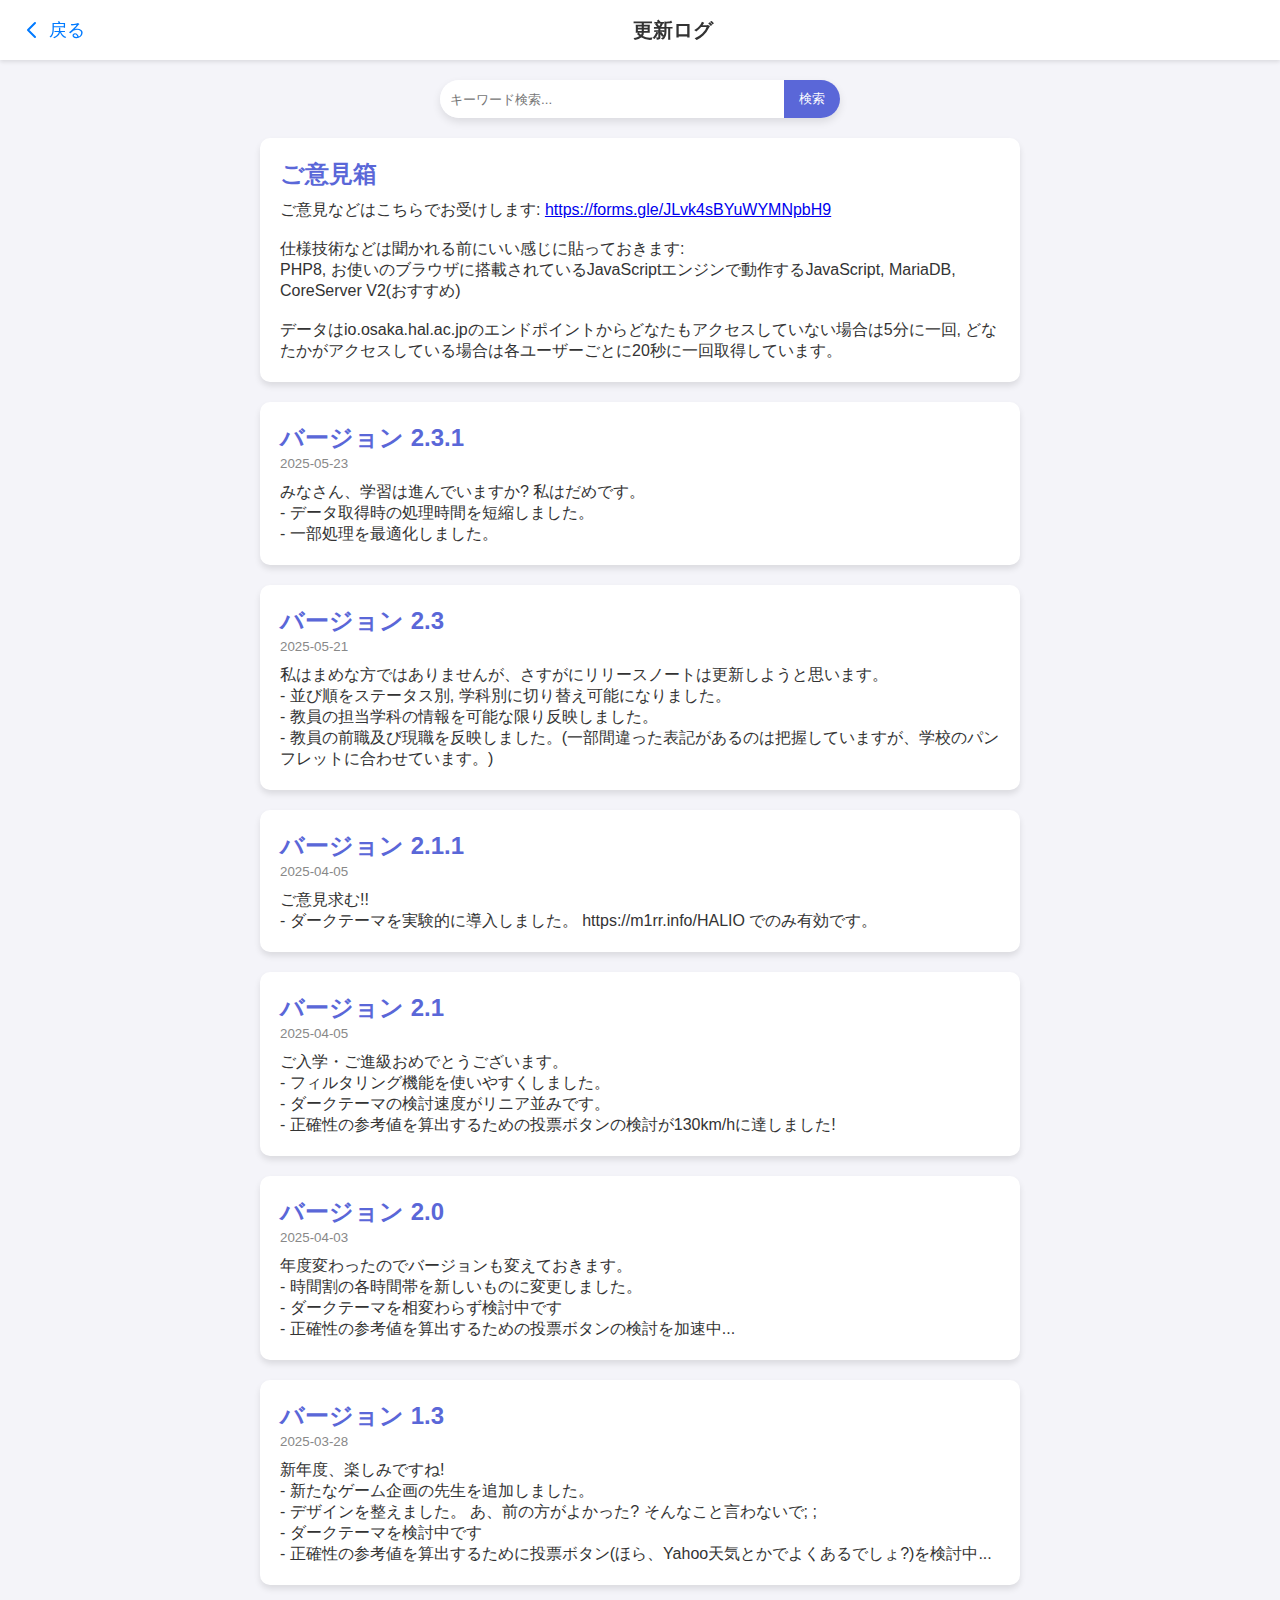
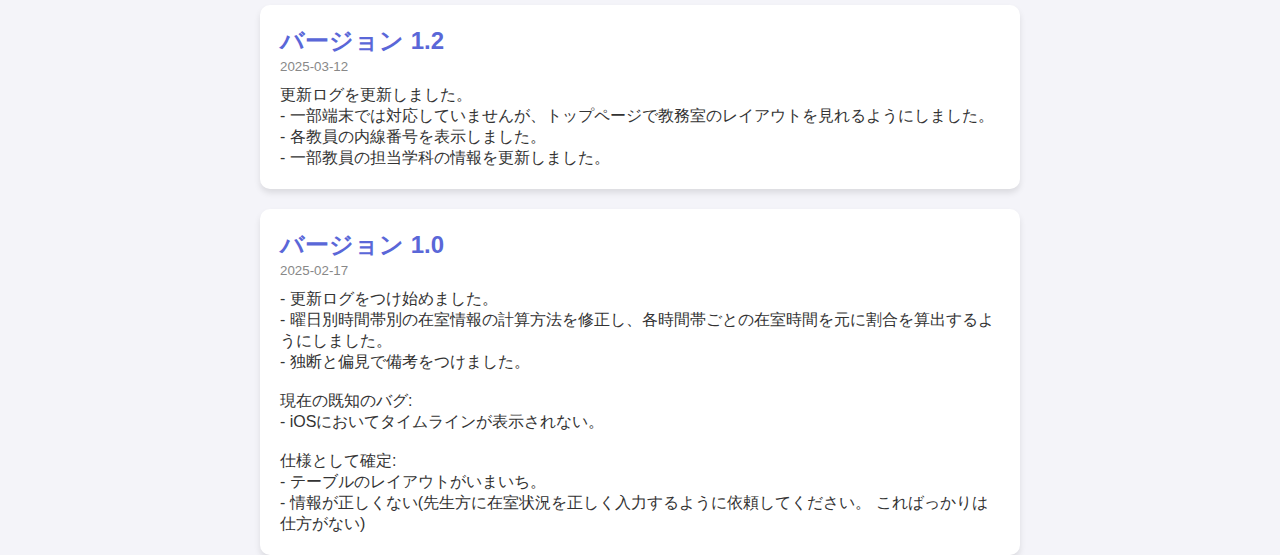
<file: public_html/HALIO/updates.html>
<!DOCTYPE html>
<html lang="ja">
<head>
    <meta charset="UTF-8">
    <meta name="viewport" content="width=device-width, initial-scale=1.0">
    <title>更新ログ</title>
    <style>
        body {
            font-family: Arial, sans-serif;
            background: #f4f4f9;
            color: #333;
            margin: 0;
            padding: 0;
            padding-top: 60px;
        }
        h1 {
            text-align: center;
            color: #333;
            margin: 0;
        }
        /* iOS風ナビゲーションバー */
        .navbar {
            position: fixed;
            top: 0;
            left: 0;
            width: 100%;
            height: 60px;
            background: white;
            box-shadow: 0 2px 4px rgba(0, 0, 0, 0.1);
            display: flex;
            align-items: center;
            justify-content: space-between;
            padding: 0 20px;
            box-sizing: border-box;
            z-index: 1000;
        }
        .navbar .back-button {
            display: flex;
            align-items: center;
            color: #007aff;
            text-decoration: none;
            font-size: 18px;
        }
        .navbar .back-button svg {
            margin-right: 5px;
        }
        .navbar h1 {
            font-size: 20px;
            color: #333;
            margin: 0;
            flex: 1;
            text-align: center;
        }
        .search-box {
            max-width: 400px;
            margin: 20px auto;
            display: flex;
            border-radius: 25px;
            overflow: hidden;
            box-shadow: 0 4px 8px rgba(0, 0, 0, 0.1);
        }
        .search-box input {
            flex: 1;
            padding: 10px;
            border: none;
            outline: none;
        }
        .search-box button {
            padding: 10px 15px;
            border: none;
            background: #5a67d8;
            color: white;
            cursor: pointer;
        }
        .search-box button:hover {
            background: #434190;
        }
        .log-list {
            display: flex;
            flex-direction: column;
            gap: 20px;
            max-width: 800px;
            margin: 0 auto;
            padding: 0 20px;
            box-sizing: border-box;
        }
        .log-card {
            background: white;
            border-radius: 10px;
            box-shadow: 0 4px 6px rgba(0, 0, 0, 0.1);
            padding: 20px;
        }
        .log-card h2 {
            margin: 0;
            color: #5a67d8;
        }
        .log-card p {
            margin: 10px 0 0;
        }
        .log-card small {
            color: #888;
        }
        @media (max-width: 600px) {
            .log-card {
                padding: 15px;
            }
            .search-box {
                flex-direction: column;
            }
            .search-box button {
                width: 100%;
                border-radius: 0;
            }
        }
    </style>
</head>
<body>
    <!-- iOS風ナビゲーションバー -->
    <div class="navbar">
        <a href="/HALIO" class="back-button" onclick="history.back();">
            <svg xmlns="http://www.w3.org/2000/svg" width="24" height="24" fill="none" viewBox="0 0 24 24" stroke="currentColor">
                <path stroke-linecap="round" stroke-linejoin="round" stroke-width="2" d="M15 19l-7-7 7-7" />
            </svg>
            戻る
        </a>
        <h1>更新ログ</h1>
    </div>

    <div class="search-box">
        <input type="text" id="searchInput" placeholder="キーワード検索...">
        <button onclick="searchLogs()">検索</button>
    </div>
    <div class="log-list" id="logList">
        <div class="log-card">
            <h2>ご意見箱</h2>
            <p>ご意見などはこちらでお受けします: <a href="https://forms.gle/JLvk4sBYuWYMNpbH9" target="_contact">https://forms.gle/JLvk4sBYuWYMNpbH9</a><br><br>仕様技術などは聞かれる前にいい感じに貼っておきます:<br>PHP8, お使いのブラウザに搭載されているJavaScriptエンジンで動作するJavaScript, MariaDB, CoreServer V2(おすすめ)<br><br>データはio.osaka.hal.ac.jpのエンドポイントからどなたもアクセスしていない場合は5分に一回, どなたかがアクセスしている場合は各ユーザーごとに20秒に一回取得しています。</p>
        </div>
        <div class="log-card">
            <h2>バージョン 2.3.1</h2>
            <small>2025-05-23</small>
            <p>みなさん、学習は進んでいますか? 私はだめです。<br>- データ取得時の処理時間を短縮しました。<br>- 一部処理を最適化しました。</p>
        </div>
        <div class="log-card">
            <h2>バージョン 2.3</h2>
            <small>2025-05-21</small>
            <p>私はまめな方ではありませんが、さすがにリリースノートは更新しようと思います。<br>- 並び順をステータス別, 学科別に切り替え可能になりました。<br>- 教員の担当学科の情報を可能な限り反映しました。<br>- 教員の前職及び現職を反映しました。(一部間違った表記があるのは把握していますが、学校のパンフレットに合わせています。)</p>
        </div>
        <div class="log-card">
            <h2>バージョン 2.1.1</h2>
            <small>2025-04-05</small>
            <p>ご意見求む!!<br>- ダークテーマを実験的に導入しました。 https://m1rr.info/HALIO でのみ有効です。</p>
        </div>
        <div class="log-card">
            <h2>バージョン 2.1</h2>
            <small>2025-04-05</small>
            <p>ご入学・ご進級おめでとうございます。<br>- フィルタリング機能を使いやすくしました。<br>- ダークテーマの検討速度がリニア並みです。<br>- 正確性の参考値を算出するための投票ボタンの検討が130km/hに達しました!</p>
        </div>
        <div class="log-card">
            <h2>バージョン 2.0</h2>
            <small>2025-04-03</small>
            <p>年度変わったのでバージョンも変えておきます。<br>- 時間割の各時間帯を新しいものに変更しました。<br>- ダークテーマを相変わらず検討中です<br>- 正確性の参考値を算出するための投票ボタンの検討を加速中...</p>
        </div>
        <div class="log-card">
            <h2>バージョン 1.3</h2>
            <small>2025-03-28</small>
            <p>新年度、楽しみですね!<br>- 新たなゲーム企画の先生を追加しました。<br>- デザインを整えました。 あ、前の方がよかった? そんなこと言わないで; ;<br>- ダークテーマを検討中です<br>- 正確性の参考値を算出するために投票ボタン(ほら、Yahoo天気とかでよくあるでしょ?)を検討中...</p>
        </div>
        <div class="log-card">
            <h2>バージョン 1.2</h2>
            <small>2025-03-12</small>
            <p>更新ログを更新しました。<br>- 一部端末では対応していませんが、トップページで教務室のレイアウトを見れるようにしました。<br>- 各教員の内線番号を表示しました。<br>- 一部教員の担当学科の情報を更新しました。</p>
        </div>
        <div class="log-card">
            <h2>バージョン 1.0</h2>
            <small>2025-02-17</small>
            <p>- 更新ログをつけ始めました。<br>- 曜日別時間帯別の在室情報の計算方法を修正し、各時間帯ごとの在室時間を元に割合を算出するようにしました。<br>- 独断と偏見で備考をつけました。<br><br>現在の既知のバグ: <br>- iOSにおいてタイムラインが表示されない。<br><br>仕様として確定: <br>- テーブルのレイアウトがいまいち。<br>- 情報が正しくない(先生方に在室状況を正しく入力するように依頼してください。 こればっかりは仕方がない)</p>
        </div>
    </div>

    <script>
        function searchLogs() {
            const input = document.getElementById('searchInput').value.toLowerCase();
            const cards = document.querySelectorAll('.log-card');
            cards.forEach(card => {
                const text = card.innerText.toLowerCase();
                card.style.display = text.includes(input) ? '' : 'none';
            });
        }
    </script>
</body>
</html>
</file>
